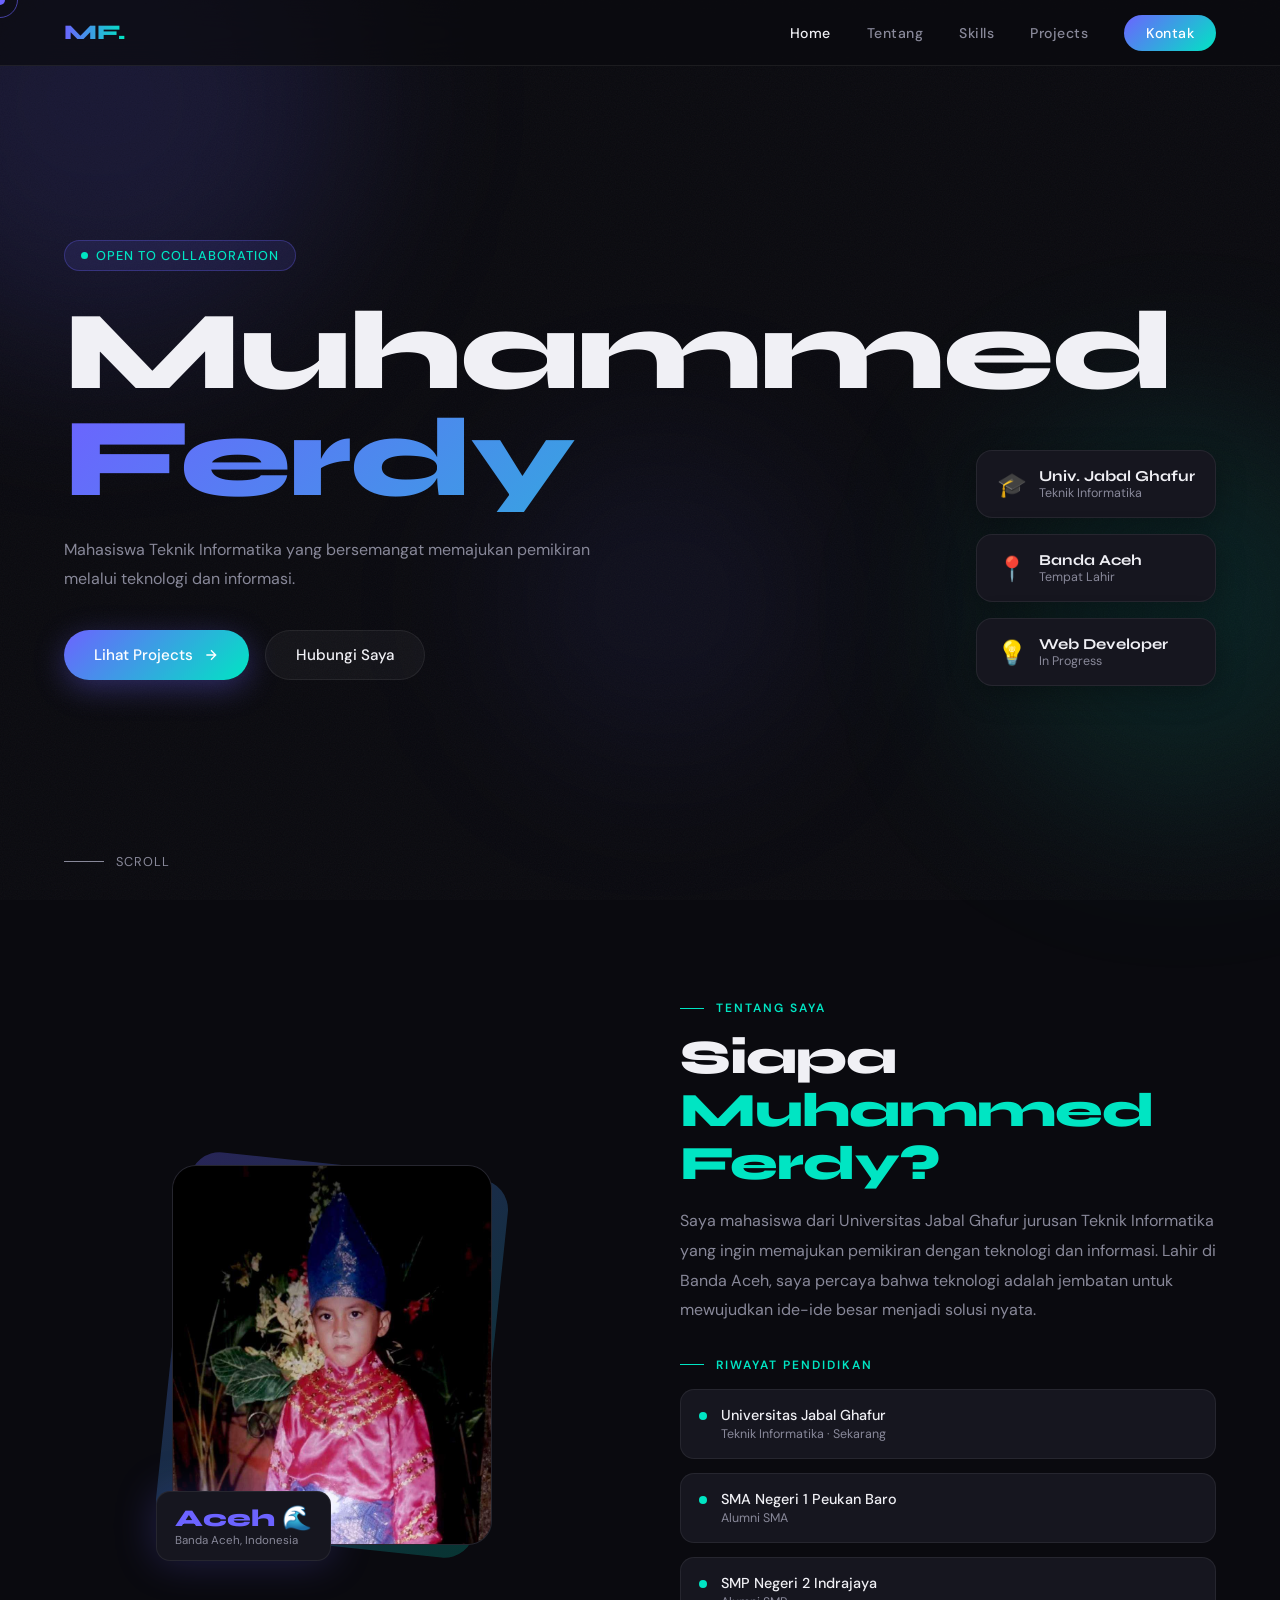
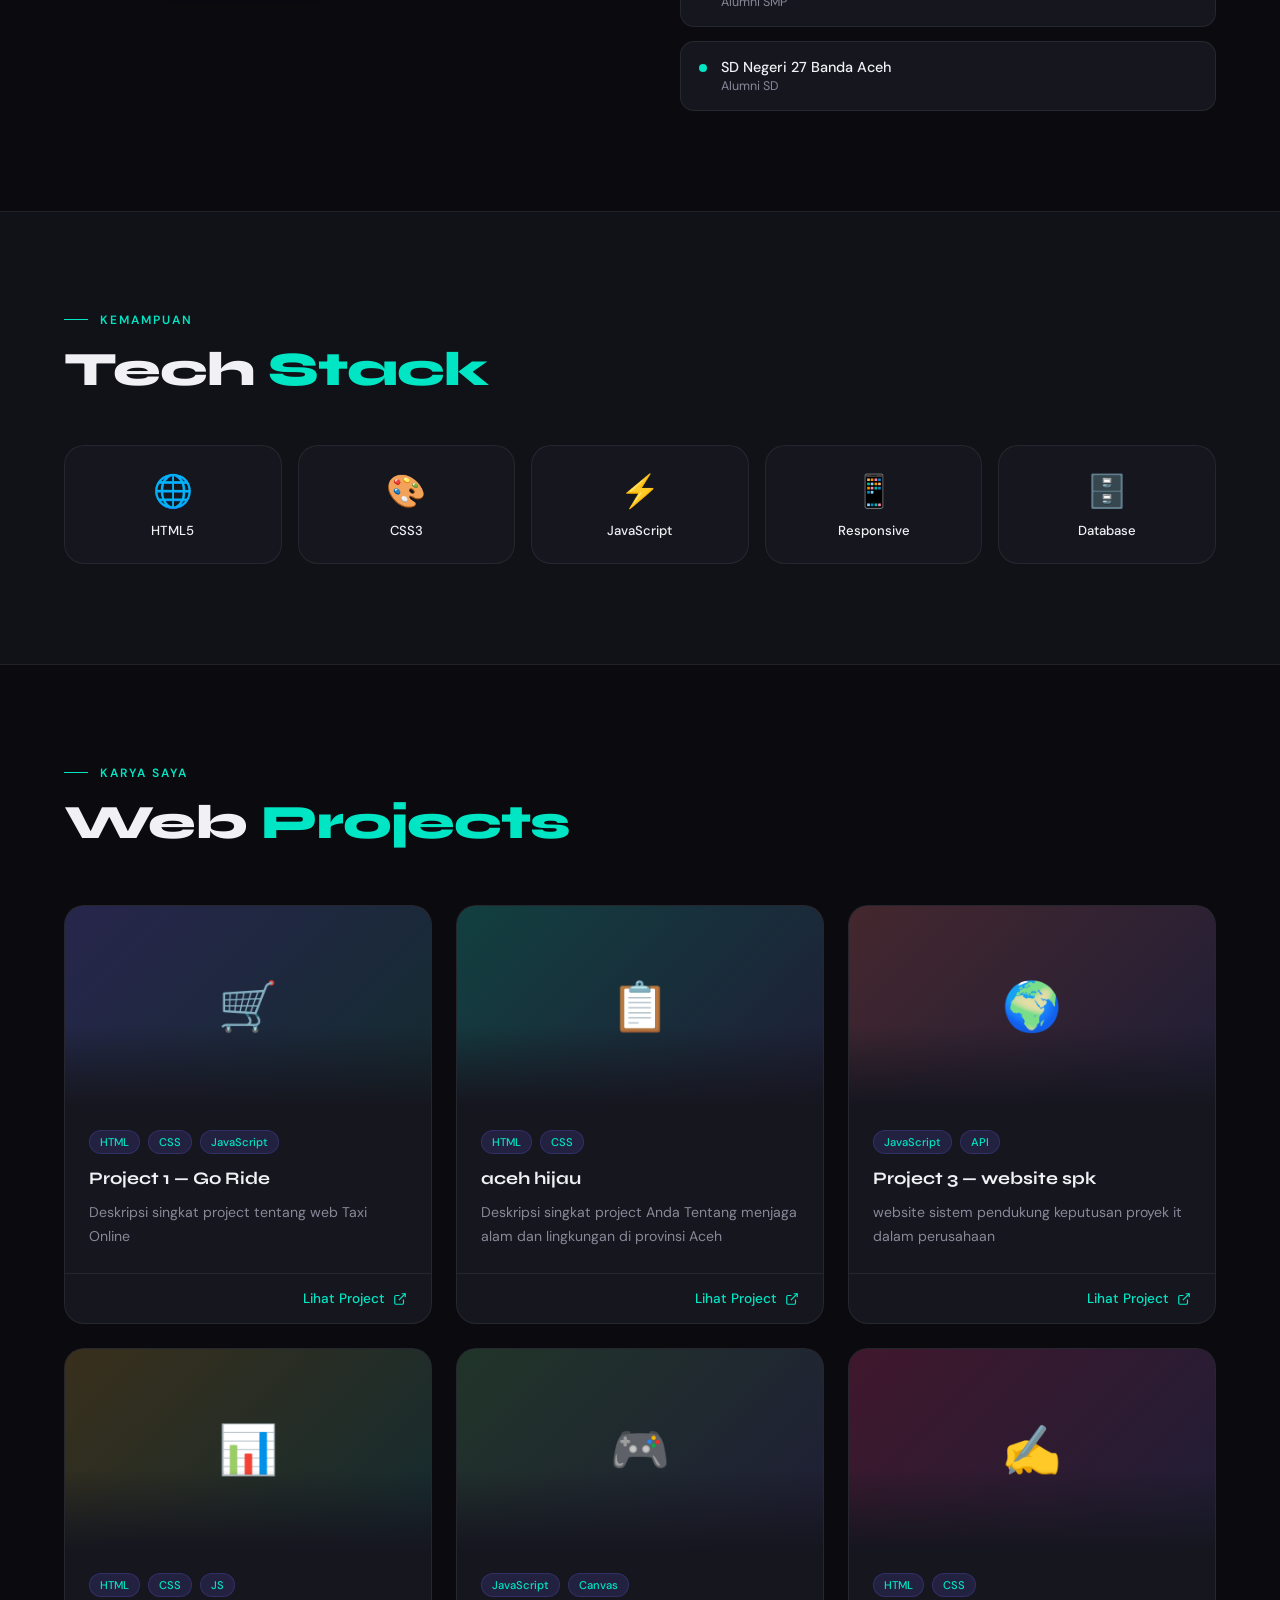
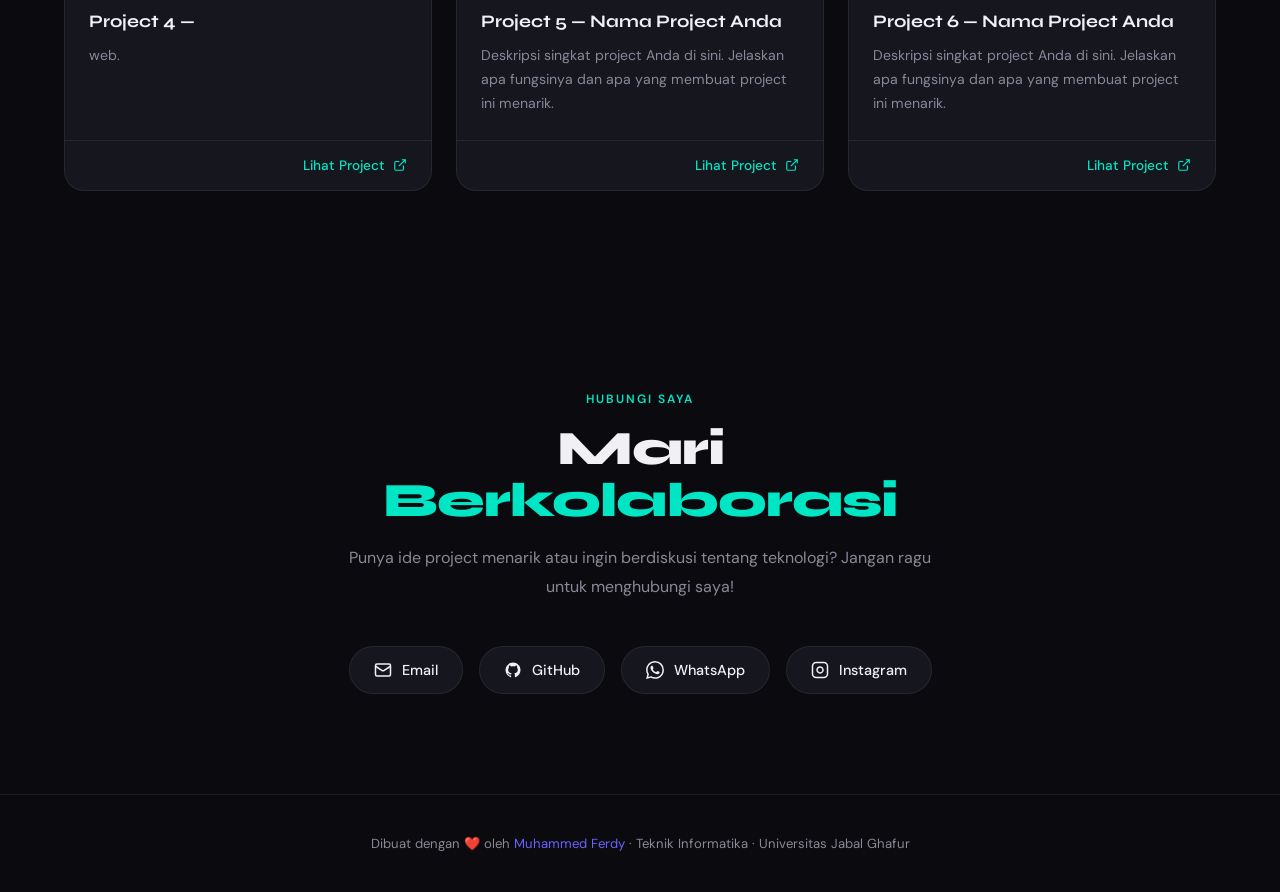
<file: index.html>
<!doctype html>
<html lang="id">
  <head>
    <meta charset="UTF-8" />
    <meta
      name="viewport"
      content="width=device-width, initial-scale=1.0, maximum-scale=1.0"
    />
    <title>Muhammed Ferdy — Portfolio</title>
    <link
      href="https://fonts.googleapis.com/css2?family=Syne:wght@400;600;700;800&family=DM+Sans:ital,wght@0,300;0,400;0,500;1,300&display=swap"
      rel="stylesheet"
    />
    <style>
      :root {
        --bg: #0a0a0f;
        --surface: #111118;
        --card: #16161f;
        --border: rgba(255, 255, 255, 0.07);
        --accent: #6c63ff;
        --accent2: #00e5c3;
        --text: #f0f0f5;
        --muted: #888899;
        --radius: 20px;
        --glow: 0 0 40px rgba(108, 99, 255, 0.25);
      }

      *,
      *::before,
      *::after {
        box-sizing: border-box;
        margin: 0;
        padding: 0;
      }
      html {
        scroll-behavior: smooth;
      }

      body {
        font-family: "DM Sans", sans-serif;
        background: var(--bg);
        color: var(--text);
        overflow-x: hidden;
        cursor: none;
      }

      /* ── Custom Cursor (Desktop only) ── */
      #cursor {
        position: fixed;
        top: 0;
        left: 0;
        z-index: 9999;
        pointer-events: none;
      }
      #cursor .dot {
        width: 10px;
        height: 10px;
        background: var(--accent);
        border-radius: 50%;
        transform: translate(-50%, -50%);
        transition: transform 0.1s;
      }
      #cursor .ring {
        position: absolute;
        top: 0;
        left: 0;
        width: 36px;
        height: 36px;
        border: 1.5px solid var(--accent);
        border-radius: 50%;
        transform: translate(-50%, -50%);
        transition:
          transform 0.35s cubic-bezier(0.25, 0.46, 0.45, 0.94),
          width 0.3s,
          height 0.3s,
          opacity 0.3s;
        opacity: 0.6;
      }
      body.hovering #cursor .ring {
        width: 56px;
        height: 56px;
        opacity: 1;
      }

      @media (hover: none) {
        body {
          cursor: auto;
        }
        #cursor {
          display: none;
        }
      }

      /* ── Noise Overlay ── */
      body::before {
        content: "";
        position: fixed;
        inset: 0;
        z-index: 0;
        background-image: url("data:image/svg+xml,%3Csvg viewBox='0 0 200 200' xmlns='http://www.w3.org/2000/svg'%3E%3Cfilter id='n'%3E%3CfeTurbulence type='fractalNoise' baseFrequency='0.85' numOctaves='4' stitchTiles='stitch'/%3E%3C/filter%3E%3Crect width='100%25' height='100%25' filter='url(%23n)' opacity='0.04'/%3E%3C/svg%3E");
        background-size: 200px;
        pointer-events: none;
      }

      /* ── Gradient Orbs ── */
      .orb {
        position: fixed;
        border-radius: 50%;
        filter: blur(90px);
        pointer-events: none;
        z-index: 0;
      }
      .orb-1 {
        width: 500px;
        height: 500px;
        background: rgba(108, 99, 255, 0.15);
        top: -150px;
        left: -150px;
      }
      .orb-2 {
        width: 400px;
        height: 400px;
        background: rgba(0, 229, 195, 0.1);
        bottom: 10%;
        right: -100px;
      }
      .orb-3 {
        width: 300px;
        height: 300px;
        background: rgba(108, 99, 255, 0.08);
        top: 50%;
        left: 40%;
      }

      /* ── Nav ── */
      nav {
        position: fixed;
        top: 0;
        left: 0;
        right: 0;
        z-index: 100;
        display: flex;
        align-items: center;
        justify-content: space-between;
        padding: 20px 5%;
        backdrop-filter: blur(20px);
        background: rgba(10, 10, 15, 0.7);
        border-bottom: 1px solid var(--border);
        transition: padding 0.3s;
      }
      nav.scrolled {
        padding: 14px 5%;
      }

      .nav-logo {
        font-family: "Syne", sans-serif;
        font-weight: 800;
        font-size: 1.3rem;
        background: linear-gradient(90deg, var(--accent), var(--accent2));
        -webkit-background-clip: text;
        -webkit-text-fill-color: transparent;
        letter-spacing: -0.5px;
      }

      .nav-links {
        display: flex;
        gap: 36px;
        list-style: none;
      }
      .nav-links a {
        color: var(--muted);
        text-decoration: none;
        font-size: 0.88rem;
        font-weight: 500;
        letter-spacing: 0.5px;
        transition: color 0.2s;
        position: relative;
      }
      .nav-links a::after {
        content: "";
        position: absolute;
        bottom: -4px;
        left: 0;
        width: 0;
        height: 1.5px;
        background: var(--accent2);
        transition: width 0.3s;
      }
      .nav-links a:hover {
        color: var(--text);
      }
      .nav-links a:hover::after {
        width: 100%;
      }

      .nav-cta {
        background: linear-gradient(135deg, var(--accent), var(--accent2));
        color: #fff !important;
        padding: 9px 22px;
        border-radius: 50px;
        font-weight: 500 !important;
        transition:
          opacity 0.2s,
          transform 0.2s !important;
      }
      .nav-cta:hover {
        opacity: 0.85;
        transform: translateY(-1px);
      }
      .nav-cta::after {
        display: none !important;
      }

      .hamburger {
        display: none;
        flex-direction: column;
        gap: 5px;
        background: none;
        border: none;
        cursor: pointer;
        padding: 4px;
      }
      .hamburger span {
        display: block;
        width: 26px;
        height: 2px;
        background: var(--text);
        border-radius: 2px;
        transition:
          transform 0.3s,
          opacity 0.3s;
      }

      /* ── Mobile Nav ── */
      .mobile-nav {
        display: none;
        position: fixed;
        inset: 0;
        z-index: 99;
        background: rgba(10, 10, 15, 0.97);
        backdrop-filter: blur(30px);
        flex-direction: column;
        align-items: center;
        justify-content: center;
        gap: 32px;
      }
      .mobile-nav.open {
        display: flex;
      }
      .mobile-nav a {
        font-family: "Syne", sans-serif;
        font-size: 2rem;
        font-weight: 700;
        color: var(--text);
        text-decoration: none;
        opacity: 0;
        transform: translateY(20px);
        animation: fadeUp 0.4s forwards;
      }
      .mobile-nav a:nth-child(2) {
        animation-delay: 0.05s;
      }
      .mobile-nav a:nth-child(3) {
        animation-delay: 0.1s;
      }
      .mobile-nav a:nth-child(4) {
        animation-delay: 0.15s;
      }
      .mobile-nav a:nth-child(5) {
        animation-delay: 0.2s;
      }

      /* ── Hero ── */
      #hero {
        position: relative;
        z-index: 1;
        min-height: 100vh;
        min-height: 100dvh;
        display: flex;
        flex-direction: column;
        justify-content: center;
        padding: 100px 5% 80px;
        overflow: hidden;
      }

      .hero-tag {
        display: inline-flex;
        align-items: center;
        gap: 8px;
        background: rgba(108, 99, 255, 0.12);
        border: 1px solid rgba(108, 99, 255, 0.3);
        color: var(--accent2);
        padding: 6px 16px;
        border-radius: 50px;
        font-size: 0.8rem;
        font-weight: 500;
        letter-spacing: 1px;
        text-transform: uppercase;
        margin-bottom: 28px;
        width: fit-content;
        animation: fadeUp 0.6s forwards;
      }
      .hero-tag .dot-live {
        width: 7px;
        height: 7px;
        border-radius: 50%;
        background: var(--accent2);
        animation: pulse 2s infinite;
        flex-shrink: 0;
      }

      /* ─── KEY FIX: Hero name ─── */
      .hero-name {
        font-family: "Syne", sans-serif;
        font-weight: 800;
        line-height: 0.95;
        letter-spacing: -2px;
        opacity: 0;
        animation: fadeUp 0.6s 0.1s forwards;
        /* Fluid font: scales from 2.6rem (mobile) to 7rem (desktop) */
        font-size: clamp(2.6rem, 9vw, 7rem);
        /* Never overflow the container */
        max-width: 100%;
        word-break: keep-all; /* don't break mid-word */
        overflow-wrap: normal; /* rely on container width, not forced wrap */
      }
      .hero-name .line {
        display: block;
        white-space: nowrap; /* ← keeps each line on ONE row */
      }
      .hero-name .accent-text {
        background: linear-gradient(
          135deg,
          var(--accent) 0%,
          var(--accent2) 100%
        );
        -webkit-background-clip: text;
        -webkit-text-fill-color: transparent;
        background-clip: text;
      }

      .hero-sub {
        margin-top: 24px;
        max-width: 540px;
        font-size: 1rem;
        color: var(--muted);
        line-height: 1.8;
        opacity: 0;
        animation: fadeUp 0.6s 0.2s forwards;
      }

      .hero-ctas {
        display: flex;
        gap: 16px;
        margin-top: 36px;
        flex-wrap: wrap;
        opacity: 0;
        animation: fadeUp 0.6s 0.3s forwards;
      }

      .btn-primary {
        display: inline-flex;
        align-items: center;
        gap: 10px;
        background: linear-gradient(135deg, var(--accent), var(--accent2));
        color: #fff;
        text-decoration: none;
        padding: 14px 30px;
        border-radius: 50px;
        font-weight: 500;
        font-size: 0.95rem;
        transition:
          transform 0.2s,
          box-shadow 0.2s;
        box-shadow: 0 8px 30px rgba(108, 99, 255, 0.35);
      }
      .btn-primary:hover {
        transform: translateY(-3px);
        box-shadow: 0 14px 40px rgba(108, 99, 255, 0.45);
      }

      .btn-ghost {
        display: inline-flex;
        align-items: center;
        gap: 10px;
        color: var(--text);
        text-decoration: none;
        padding: 14px 30px;
        border-radius: 50px;
        border: 1px solid var(--border);
        font-weight: 500;
        font-size: 0.95rem;
        background: rgba(255, 255, 255, 0.04);
        transition:
          border-color 0.2s,
          background 0.2s,
          transform 0.2s;
      }
      .btn-ghost:hover {
        border-color: var(--accent);
        background: rgba(108, 99, 255, 0.08);
        transform: translateY(-3px);
      }

      .hero-scroll {
        position: absolute;
        bottom: 30px;
        left: 5%;
        display: flex;
        align-items: center;
        gap: 12px;
        color: var(--muted);
        font-size: 0.8rem;
        letter-spacing: 1px;
        text-transform: uppercase;
        opacity: 0;
        animation: fadeUp 0.6s 0.5s forwards;
      }
      .scroll-line {
        width: 40px;
        height: 1px;
        background: var(--muted);
        position: relative;
        overflow: hidden;
      }
      .scroll-line::after {
        content: "";
        position: absolute;
        top: 0;
        left: -100%;
        width: 100%;
        height: 100%;
        background: var(--accent2);
        animation: scrollAnim 2s infinite;
      }

      /* ── Floating Badges ── */
      .hero-badge {
        position: absolute;
        right: 5%;
        display: flex;
        flex-direction: column;
        gap: 16px;
        top: 50%;
        transform: translateY(-50%);
        opacity: 0;
        animation: fadeLeft 0.6s 0.4s forwards;
      }
      .badge-item {
        background: var(--card);
        border: 1px solid var(--border);
        border-radius: 16px;
        padding: 16px 20px;
        display: flex;
        align-items: center;
        gap: 12px;
        min-width: 200px;
        box-shadow: 0 8px 30px rgba(0, 0, 0, 0.3);
        transition:
          transform 0.3s,
          box-shadow 0.3s;
      }
      .badge-item:hover {
        transform: translateX(-6px);
        box-shadow: var(--glow);
      }
      .badge-icon {
        font-size: 1.5rem;
      }
      .badge-label {
        font-size: 0.78rem;
        color: var(--muted);
      }
      .badge-val {
        font-family: "Syne", sans-serif;
        font-weight: 700;
        font-size: 0.95rem;
      }

      /* ── Section Base ── */
      section {
        position: relative;
        z-index: 1;
        padding: 100px 5%;
      }
      .section-label {
        display: flex;
        align-items: center;
        gap: 12px;
        color: var(--accent2);
        font-size: 0.75rem;
        text-transform: uppercase;
        letter-spacing: 2px;
        font-weight: 600;
        margin-bottom: 16px;
      }
      .section-label::before {
        content: "";
        width: 24px;
        height: 1px;
        background: var(--accent2);
      }
      .section-title {
        font-family: "Syne", sans-serif;
        font-size: clamp(1.8rem, 4vw, 3rem);
        font-weight: 800;
        line-height: 1.1;
        letter-spacing: -1px;
        margin-bottom: 16px;
      }

      /* ── About ── */
      #about {
        display: grid;
        grid-template-columns: 1fr 1fr;
        gap: 80px;
        align-items: center;
      }

      .profile-wrapper {
        position: relative;
        display: flex;
        justify-content: center;
      }
      .profile-frame {
        position: relative;
        width: 320px;
        height: 380px;
      }
      .profile-bg {
        position: absolute;
        inset: 0;
        border-radius: 30px;
        background: linear-gradient(
          135deg,
          rgba(108, 99, 255, 0.3),
          rgba(0, 229, 195, 0.2)
        );
        transform: rotate(6deg);
      }
      .profile-img {
        position: absolute;
        inset: 0;
        border-radius: 24px;
        overflow: hidden;
        background: var(--card);
        border: 1px solid var(--border);
        display: flex;
        align-items: center;
        justify-content: center;
      }
      .profile-img img {
        width: 100%;
        height: 100%;
        object-fit: cover;
        object-position: center top;
        display: block;
      }
      .profile-placeholder {
        display: flex;
        flex-direction: column;
        align-items: center;
        gap: 12px;
        color: var(--muted);
        font-size: 0.85rem;
        text-align: center;
        padding: 20px;
      }
      .profile-placeholder svg {
        opacity: 0.4;
      }

      .profile-chip {
        position: absolute;
        bottom: -16px;
        left: -16px;
        background: var(--card);
        border: 1px solid var(--border);
        border-radius: 14px;
        padding: 12px 18px;
        box-shadow: var(--glow);
      }
      .chip-val {
        font-family: "Syne", sans-serif;
        font-weight: 800;
        font-size: 1.5rem;
        color: var(--accent);
      }
      .chip-label {
        font-size: 0.72rem;
        color: var(--muted);
      }

      .about-text .desc {
        font-size: 1rem;
        color: var(--muted);
        line-height: 1.85;
        margin-bottom: 32px;
      }

      .edu-list {
        display: flex;
        flex-direction: column;
        gap: 14px;
      }
      .edu-item {
        display: flex;
        align-items: flex-start;
        gap: 14px;
        padding: 16px 18px;
        background: var(--card);
        border: 1px solid var(--border);
        border-radius: 14px;
        transition:
          border-color 0.25s,
          transform 0.25s;
      }
      .edu-item:hover {
        border-color: var(--accent);
        transform: translateX(4px);
      }
      .edu-dot {
        width: 8px;
        height: 8px;
        border-radius: 50%;
        background: var(--accent2);
        margin-top: 6px;
        flex-shrink: 0;
      }
      .edu-name {
        font-weight: 500;
        font-size: 0.9rem;
      }
      .edu-year {
        font-size: 0.78rem;
        color: var(--muted);
        margin-top: 2px;
      }

      /* ── Skills ── */
      #skills {
        background: var(--surface);
        border-top: 1px solid var(--border);
        border-bottom: 1px solid var(--border);
      }
      .skills-grid {
        display: grid;
        grid-template-columns: repeat(auto-fit, minmax(130px, 1fr));
        gap: 16px;
        margin-top: 48px;
      }
      .skill-card {
        background: var(--card);
        border: 1px solid var(--border);
        border-radius: var(--radius);
        padding: 24px 20px;
        text-align: center;
        transition:
          border-color 0.25s,
          transform 0.25s,
          box-shadow 0.25s;
      }
      .skill-card:hover {
        border-color: var(--accent);
        transform: translateY(-4px);
        box-shadow: var(--glow);
      }
      .skill-icon {
        font-size: 2rem;
        margin-bottom: 10px;
      }
      .skill-name {
        font-size: 0.82rem;
        font-weight: 500;
      }

      /* ── Projects ── */
      #projects .projects-grid {
        display: grid;
        grid-template-columns: repeat(auto-fill, minmax(300px, 1fr));
        gap: 24px;
        margin-top: 56px;
      }

      .project-card {
        background: var(--card);
        border: 1px solid var(--border);
        border-radius: var(--radius);
        overflow: hidden;
        transition:
          border-color 0.3s,
          transform 0.3s,
          box-shadow 0.3s;
        display: flex;
        flex-direction: column;
      }
      .project-card:hover {
        border-color: var(--accent);
        transform: translateY(-6px);
        box-shadow: var(--glow);
      }

      .project-thumb {
        height: 200px;
        background: linear-gradient(
          135deg,
          rgba(108, 99, 255, 0.2),
          rgba(0, 229, 195, 0.1)
        );
        display: flex;
        align-items: center;
        justify-content: center;
        font-size: 3rem;
        position: relative;
        overflow: hidden;
      }
      .project-thumb::after {
        content: "";
        position: absolute;
        inset: 0;
        background: linear-gradient(to bottom, transparent 60%, var(--card));
      }
      .project-card:nth-child(2) .project-thumb {
        background: linear-gradient(
          135deg,
          rgba(0, 229, 195, 0.2),
          rgba(108, 99, 255, 0.1)
        );
      }
      .project-card:nth-child(3) .project-thumb {
        background: linear-gradient(
          135deg,
          rgba(255, 107, 107, 0.2),
          rgba(108, 99, 255, 0.1)
        );
      }
      .project-card:nth-child(4) .project-thumb {
        background: linear-gradient(
          135deg,
          rgba(255, 193, 7, 0.15),
          rgba(0, 229, 195, 0.1)
        );
      }
      .project-card:nth-child(5) .project-thumb {
        background: linear-gradient(
          135deg,
          rgba(76, 175, 80, 0.2),
          rgba(108, 99, 255, 0.1)
        );
      }
      .project-card:nth-child(6) .project-thumb {
        background: linear-gradient(
          135deg,
          rgba(233, 30, 99, 0.2),
          rgba(108, 99, 255, 0.1)
        );
      }

      .project-body {
        padding: 24px;
        flex: 1;
        display: flex;
        flex-direction: column;
      }
      .project-tags {
        display: flex;
        gap: 8px;
        flex-wrap: wrap;
        margin-bottom: 14px;
      }
      .tag {
        font-size: 0.7rem;
        padding: 4px 10px;
        border-radius: 50px;
        background: rgba(108, 99, 255, 0.15);
        color: var(--accent2);
        border: 1px solid rgba(108, 99, 255, 0.2);
        font-weight: 500;
      }
      .project-title {
        font-family: "Syne", sans-serif;
        font-weight: 700;
        font-size: 1.1rem;
        margin-bottom: 10px;
        line-height: 1.3;
      }
      .project-desc {
        font-size: 0.88rem;
        color: var(--muted);
        line-height: 1.7;
        flex: 1;
      }

      .project-footer {
        padding: 16px 24px;
        border-top: 1px solid var(--border);
        display: flex;
        justify-content: flex-end;
      }
      .project-link {
        display: inline-flex;
        align-items: center;
        gap: 8px;
        color: var(--accent2);
        font-size: 0.85rem;
        font-weight: 500;
        text-decoration: none;
        transition:
          gap 0.2s,
          opacity 0.2s;
      }
      .project-link:hover {
        gap: 12px;
        opacity: 0.8;
      }
      .project-link svg {
        transition: transform 0.2s;
      }
      .project-link:hover svg {
        transform: translate(2px, -2px);
      }

      /* ── Contact ── */
      #contact {
        text-align: center;
      }
      #contact .contact-inner {
        max-width: 620px;
        margin: 0 auto;
      }
      #contact .section-label {
        justify-content: center;
      }
      #contact .section-label::before {
        display: none;
      }
      .contact-desc {
        color: var(--muted);
        font-size: 1rem;
        line-height: 1.8;
        margin-bottom: 44px;
      }
      .contact-links {
        display: flex;
        gap: 16px;
        justify-content: center;
        flex-wrap: wrap;
      }
      .contact-chip {
        display: inline-flex;
        align-items: center;
        gap: 10px;
        background: var(--card);
        border: 1px solid var(--border);
        color: var(--text);
        text-decoration: none;
        padding: 14px 24px;
        border-radius: 50px;
        font-size: 0.9rem;
        font-weight: 500;
        transition:
          border-color 0.2s,
          transform 0.2s,
          box-shadow 0.2s;
      }
      .contact-chip:hover {
        border-color: var(--accent);
        transform: translateY(-3px);
        box-shadow: var(--glow);
      }

      /* ── Footer ── */
      footer {
        position: relative;
        z-index: 1;
        text-align: center;
        padding: 40px 5%;
        border-top: 1px solid var(--border);
        color: var(--muted);
        font-size: 0.82rem;
      }
      footer span {
        color: var(--accent);
      }

      /* ── Animations ── */
      @keyframes fadeUp {
        from {
          opacity: 0;
          transform: translateY(30px);
        }
        to {
          opacity: 1;
          transform: translateY(0);
        }
      }
      @keyframes fadeLeft {
        from {
          opacity: 0;
          transform: translateX(40px);
        }
        to {
          opacity: 1;
          transform: translateX(0);
        }
      }
      @keyframes pulse {
        0%,
        100% {
          opacity: 1;
          transform: scale(1);
        }
        50% {
          opacity: 0.5;
          transform: scale(1.4);
        }
      }
      @keyframes scrollAnim {
        0% {
          left: -100%;
        }
        100% {
          left: 100%;
        }
      }

      .reveal {
        opacity: 0;
        transform: translateY(40px);
        transition:
          opacity 0.7s cubic-bezier(0.25, 0.46, 0.45, 0.94),
          transform 0.7s cubic-bezier(0.25, 0.46, 0.45, 0.94);
      }
      .reveal.visible {
        opacity: 1;
        transform: none;
      }

      /* ════════════════════════════
         TABLET ≤1024px
      ════════════════════════════ */
      @media (max-width: 1024px) {
        .hero-badge {
          display: none;
        }
        #about {
          grid-template-columns: 1fr 1fr;
          gap: 48px;
        }
      }

      /* ════════════════════════════
         TABLET ≤900px
      ════════════════════════════ */
      @media (max-width: 900px) {
        #about {
          grid-template-columns: 1fr;
          gap: 60px;
          text-align: center;
        }
        .profile-wrapper {
          order: -1;
        }
        .edu-item:hover {
          transform: none;
        }
        .about-text .section-label,
        .about-text .section-title,
        .about-text .desc {
          text-align: left;
        }
        .profile-frame {
          width: 280px;
          height: 340px;
        }
        .profile-chip {
          left: 50%;
          transform: translateX(-50%);
          bottom: -20px;
          white-space: nowrap;
        }
        .section-title {
          font-size: clamp(1.8rem, 5vw, 2.5rem);
        }
      }

      /* ════════════════════════════
         MOBILE ≤768px — MAIN FIXES
      ════════════════════════════ */
      @media (max-width: 768px) {
        .nav-links {
          display: none;
        }
        .hamburger {
          display: flex;
        }

        #hero {
          padding: 88px 5% 70px;
          min-height: 100svh;
          justify-content: center;
          /* Extra horizontal padding so text never clips viewport edge */
          padding-left: 6%;
          padding-right: 6%;
        }

        /* ─── THE KEY HERO NAME FIX ───
           Use viewport-relative size so "Muhammed" always fits
           on one line regardless of zoom level.
           min() picks the smallest of two values:
             • 10.5vw  → scales with the actual viewport width
             • 2.55rem → caps at a comfortable max on tiny screens
        ─────────────────────────────── */
        .hero-name {
          font-size: min(10.5vw, 2.55rem);
          letter-spacing: -0.5px;
          line-height: 1.05;
        }

        .hero-sub {
          font-size: 0.9rem;
          max-width: 100%;
          margin-top: 18px;
        }

        .hero-tag {
          font-size: 0.72rem;
          padding: 5px 12px;
          margin-bottom: 20px;
        }

        .hero-ctas {
          flex-direction: column;
          align-items: stretch;
          gap: 12px;
          margin-top: 28px;
        }

        .btn-primary,
        .btn-ghost {
          width: 100%;
          max-width: 320px;
          justify-content: center;
          padding: 13px 24px;
        }

        .hero-scroll {
          bottom: 20px;
        }

        section {
          padding: 70px 5%;
        }

        .skills-grid {
          grid-template-columns: repeat(3, 1fr);
          gap: 12px;
        }

        #projects .projects-grid {
          grid-template-columns: 1fr;
          gap: 20px;
        }

        .contact-links {
          flex-direction: column;
          align-items: center;
        }
        .contact-chip {
          width: 100%;
          max-width: 300px;
          justify-content: center;
        }
      }

      /* ════════════════════════════
         SMALL MOBILE ≤480px
      ════════════════════════════ */
      @media (max-width: 480px) {
        section {
          padding: 60px 4%;
        }
        nav {
          padding: 16px 4%;
        }
        nav.scrolled {
          padding: 12px 4%;
        }

        /* Still use min() but bump up the vw value a touch */
        .hero-name {
          font-size: min(11vw, 2.4rem);
          letter-spacing: -0.3px;
        }

        .profile-frame {
          width: 240px;
          height: 290px;
        }
        .profile-chip {
          left: 50%;
          transform: translateX(-50%);
          bottom: -18px;
        }

        .skills-grid {
          grid-template-columns: repeat(2, 1fr);
          gap: 10px;
        }
        .skill-card {
          padding: 20px 12px;
        }
        .skill-icon {
          font-size: 1.6rem;
        }
        .section-title {
          letter-spacing: -0.5px;
        }
        .contact-chip {
          padding: 12px 20px;
          font-size: 0.85rem;
        }
        .mobile-nav a {
          font-size: 1.6rem;
        }
        footer {
          padding: 30px 4%;
          font-size: 0.78rem;
        }
      }

      /* ════════════════════════════
         VERY SMALL ≤380px
      ════════════════════════════ */
      @media (max-width: 380px) {
        #hero {
          padding-left: 5%;
          padding-right: 5%;
        }

        .hero-name {
          font-size: min(11.5vw, 2.2rem);
          letter-spacing: -0.2px;
        }

        .btn-primary,
        .btn-ghost {
          padding: 12px 20px;
          font-size: 0.88rem;
          max-width: 100%;
        }
        .hero-ctas {
          width: 100%;
        }
      }

      /* ════════════════════════════
         TABLET LANDSCAPE 769–1024px
      ════════════════════════════ */
      @media (min-width: 769px) and (max-width: 1024px) {
        .nav-links {
          gap: 24px;
        }
        .nav-links a {
          font-size: 0.82rem;
        }
        #hero {
          padding: 110px 5% 80px;
        }
        .hero-name {
          font-size: clamp(3rem, 7vw, 5rem);
        }
        #about {
          grid-template-columns: 1fr 1fr;
          gap: 48px;
        }
        #projects .projects-grid {
          grid-template-columns: repeat(2, 1fr);
        }
        .skills-grid {
          grid-template-columns: repeat(4, 1fr);
        }
        .contact-links {
          flex-wrap: wrap;
          justify-content: center;
          gap: 12px;
        }
      }
    </style>
  </head>
  <body>
    <!-- Custom Cursor -->
    <div id="cursor">
      <div class="dot"></div>
      <div class="ring"></div>
    </div>

    <!-- Background Orbs -->
    <div class="orb orb-1"></div>
    <div class="orb orb-2"></div>
    <div class="orb orb-3"></div>

    <!-- Navigation -->
    <nav id="navbar">
      <div class="nav-logo">MF.</div>
      <ul class="nav-links">
        <li><a href="#hero">Home</a></li>
        <li><a href="#about">Tentang</a></li>
        <li><a href="#skills">Skills</a></li>
        <li><a href="#projects">Projects</a></li>
        <li><a href="#contact" class="nav-cta">Kontak</a></li>
      </ul>
      <button class="hamburger" id="hamburger" aria-label="Menu">
        <span></span><span></span><span></span>
      </button>
    </nav>

    <!-- Mobile Nav -->
    <div class="mobile-nav" id="mobileNav">
      <a href="#hero" onclick="closeMobile()">Home</a>
      <a href="#about" onclick="closeMobile()">Tentang</a>
      <a href="#skills" onclick="closeMobile()">Skills</a>
      <a href="#projects" onclick="closeMobile()">Projects</a>
      <a href="#contact" onclick="closeMobile()">Kontak</a>
    </div>

    <!-- ══ HERO ══ -->
    <section id="hero">
      <div class="hero-tag">
        <span class="dot-live"></span> Open to Collaboration
      </div>
      <h1 class="hero-name">
        <span class="line">Muhammed</span>
        <span class="line accent-text">Ferdy</span>
      </h1>
      <p class="hero-sub">
        Mahasiswa Teknik Informatika yang bersemangat memajukan pemikiran
        melalui teknologi dan informasi.
      </p>
      <div class="hero-ctas">
        <a href="#projects" class="btn-primary">
          Lihat Projects
          <svg
            width="16"
            height="16"
            viewBox="0 0 24 24"
            fill="none"
            stroke="currentColor"
            stroke-width="2"
          >
            <path d="M5 12h14M12 5l7 7-7 7" />
          </svg>
        </a>
        <a href="#contact" class="btn-ghost">Hubungi Saya</a>
      </div>
      <div class="hero-scroll">
        <div class="scroll-line"></div>
        Scroll
      </div>

      <!-- Floating Info Badges (desktop only) -->
      <div class="hero-badge">
        <div class="badge-item">
          <div class="badge-icon">🎓</div>
          <div>
            <div class="badge-val">Univ. Jabal Ghafur</div>
            <div class="badge-label">Teknik Informatika</div>
          </div>
        </div>
        <div class="badge-item">
          <div class="badge-icon">📍</div>
          <div>
            <div class="badge-val">Banda Aceh</div>
            <div class="badge-label">Tempat Lahir</div>
          </div>
        </div>
        <div class="badge-item">
          <div class="badge-icon">💡</div>
          <div>
            <div class="badge-val">Web Developer</div>
            <div class="badge-label">In Progress</div>
          </div>
        </div>
      </div>
    </section>

    <!-- ══ ABOUT ══ -->
    <section id="about">
      <div class="profile-wrapper reveal">
        <div class="profile-frame">
          <div class="profile-bg"></div>
          <div class="profile-img">
            <img
              src="ferdy1.jpeg"
              alt="Muhammed Ferdy"
              onerror="
                this.style.display = 'none';
                this.nextElementSibling.style.display = 'flex';
              "
            />
            <div class="profile-placeholder" style="display: none">
              <svg
                width="60"
                height="60"
                viewBox="0 0 24 24"
                fill="none"
                stroke="currentColor"
                stroke-width="1"
              >
                <circle cx="12" cy="8" r="4" />
                <path d="M4 20c0-4 3.6-7 8-7s8 3 8 7" />
              </svg>
              <span>Ganti <code>ferdy1.jpeg</code><br />dengan foto Anda</span>
            </div>
          </div>
          <div class="profile-chip">
            <div class="chip-val">Aceh 🌊</div>
            <div class="chip-label">Banda Aceh, Indonesia</div>
          </div>
        </div>
      </div>

      <div class="about-text reveal">
        <div class="section-label">Tentang Saya</div>
        <h2 class="section-title">
          Siapa<br /><span style="color: var(--accent2)">Muhammed Ferdy?</span>
        </h2>
        <p class="desc">
          Saya mahasiswa dari Universitas Jabal Ghafur jurusan Teknik
          Informatika yang ingin memajukan pemikiran dengan teknologi dan
          informasi. Lahir di Banda Aceh, saya percaya bahwa teknologi adalah
          jembatan untuk mewujudkan ide-ide besar menjadi solusi nyata.
        </p>

        <div class="section-label" style="margin-top: 32px">
          Riwayat Pendidikan
        </div>
        <div class="edu-list">
          <div class="edu-item">
            <div class="edu-dot"></div>
            <div>
              <div class="edu-name">Universitas Jabal Ghafur</div>
              <div class="edu-year">Teknik Informatika · Sekarang</div>
            </div>
          </div>
          <div class="edu-item">
            <div class="edu-dot"></div>
            <div>
              <div class="edu-name">SMA Negeri 1 Peukan Baro</div>
              <div class="edu-year">Alumni SMA</div>
            </div>
          </div>
          <div class="edu-item">
            <div class="edu-dot"></div>
            <div>
              <div class="edu-name">SMP Negeri 2 Indrajaya</div>
              <div class="edu-year">Alumni SMP</div>
            </div>
          </div>
          <div class="edu-item">
            <div class="edu-dot"></div>
            <div>
              <div class="edu-name">SD Negeri 27 Banda Aceh</div>
              <div class="edu-year">Alumni SD</div>
            </div>
          </div>
        </div>
      </div>
    </section>

    <!-- ══ SKILLS ══ -->
    <section id="skills">
      <div class="reveal">
        <div class="section-label">Kemampuan</div>
        <h2 class="section-title">
          Tech <span style="color: var(--accent2)">Stack</span>
        </h2>
      </div>
      <div class="skills-grid reveal">
        <div class="skill-card">
          <div class="skill-icon">🌐</div>
          <div class="skill-name">HTML5</div>
        </div>
        <div class="skill-card">
          <div class="skill-icon">🎨</div>
          <div class="skill-name">CSS3</div>
        </div>
        <div class="skill-card">
          <div class="skill-icon">⚡</div>
          <div class="skill-name">JavaScript</div>
        </div>
        <div class="skill-card">
          <div class="skill-icon">📱</div>
          <div class="skill-name">Responsive</div>
        </div>
        <div class="skill-card">
          <div class="skill-icon">🗄️</div>
          <div class="skill-name">Database</div>
        </div>
      </div>
    </section>

    <!-- ══ PROJECTS ══ -->
    <section id="projects">
      <div class="reveal">
        <div class="section-label">Karya Saya</div>
        <h2 class="section-title">
          Web <span style="color: var(--accent2)">Projects</span>
        </h2>
      </div>
      <div class="projects-grid">
        <div class="project-card reveal">
          <div class="project-thumb">🛒</div>
          <div class="project-body">
            <div class="project-tags">
              <span class="tag">HTML</span><span class="tag">CSS</span
              ><span class="tag">JavaScript</span>
            </div>
            <div class="project-title">Project 1 — Go Ride</div>
            <p class="project-desc">
              Deskripsi singkat project tentang web Taxi Online
            </p>
          </div>
          <div class="project-footer">
            <a href="goride.html" class="project-link" target="_blank"
              >Lihat Project
              <svg
                width="14"
                height="14"
                viewBox="0 0 24 24"
                fill="none"
                stroke="currentColor"
                stroke-width="2"
              >
                <path
                  d="M18 13v6a2 2 0 01-2 2H5a2 2 0 01-2-2V8a2 2 0 012-2h6"
                />
                <polyline points="15 3 21 3 21 9" />
                <line x1="10" y1="14" x2="21" y2="3" />
              </svg>
            </a>
          </div>
        </div>
        <div class="project-card reveal">
          <div class="project-thumb">📋</div>
          <div class="project-body">
            <div class="project-tags">
              <span class="tag">HTML</span><span class="tag">CSS</span>
            </div>
            <div class="project-title">aceh hijau</div>
            <p class="project-desc">
              Deskripsi singkat project Anda Tentang menjaga alam dan lingkungan di provinsi Aceh
            </p>
          </div>
          <div class="project-footer">
            <a href="acehhijau.html" class="project-link" target="_blank"
              >Lihat Project
              <svg
                width="14"
                height="14"
                viewBox="0 0 24 24"
                fill="none"
                stroke="currentColor"
                stroke-width="2"
              >
                <path
                  d="M18 13v6a2 2 0 01-2 2H5a2 2 0 01-2-2V8a2 2 0 012-2h6"
                />
                <polyline points="15 3 21 3 21 9" />
                <line x1="10" y1="14" x2="21" y2="3" />
              </svg>
            </a>
          </div>
        </div>
        <div class="project-card reveal">
          <div class="project-thumb">🌍</div>
          <div class="project-body">
            <div class="project-tags">
              <span class="tag">JavaScript</span><span class="tag">API</span>
            </div>
            <div class="project-title">Project 3 — website spk</div>
            <p class="project-desc">
 website sistem pendukung keputusan proyek it dalam perusahaan
            </p>
          </div>
          <div class="project-footer">
            <a href="https://spkweb.lovestoblog.com/" class="project-link" target="_blank"
              >Lihat Project
              <svg
                width="14"
                height="14"
                viewBox="0 0 24 24"
                fill="none"
                stroke="currentColor"
                stroke-width="2"
              >
                <path
                  d="M18 13v6a2 2 0 01-2 2H5a2 2 0 01-2-2V8a2 2 0 012-2h6"
                />
                <polyline points="15 3 21 3 21 9" />
                <line x1="10" y1="14" x2="21" y2="3" />
              </svg>
            </a>
          </div>
        </div>
        <div class="project-card reveal">
          <div class="project-thumb">📊</div>
          <div class="project-body">
            <div class="project-tags">
              <span class="tag">HTML</span><span class="tag">CSS</span
              ><span class="tag">JS</span>
            </div>
            <div class="project-title">Project 4 — </div>
            <p class="project-desc">
              web.
            </p>
          </div>
          <div class="project-footer">
            <a href="#" class="project-link" target="_blank"
              >Lihat Project
              <svg
                width="14"
                height="14"
                viewBox="0 0 24 24"
                fill="none"
                stroke="currentColor"
                stroke-width="2"
              >
                <path
                  d="M18 13v6a2 2 0 01-2 2H5a2 2 0 01-2-2V8a2 2 0 012-2h6"
                />
                <polyline points="15 3 21 3 21 9" />
                <line x1="10" y1="14" x2="21" y2="3" />
              </svg>
            </a>
          </div>
        </div>
        <div class="project-card reveal">
          <div class="project-thumb">🎮</div>
          <div class="project-body">
            <div class="project-tags">
              <span class="tag">JavaScript</span><span class="tag">Canvas</span>
            </div>
            <div class="project-title">Project 5 — Nama Project Anda</div>
            <p class="project-desc">
              Deskripsi singkat project Anda di sini. Jelaskan apa fungsinya dan
              apa yang membuat project ini menarik.
            </p>
          </div>
          <div class="project-footer">
            <a href="#" class="project-link" target="_blank"
              >Lihat Project
              <svg
                width="14"
                height="14"
                viewBox="0 0 24 24"
                fill="none"
                stroke="currentColor"
                stroke-width="2"
              >
                <path
                  d="M18 13v6a2 2 0 01-2 2H5a2 2 0 01-2-2V8a2 2 0 012-2h6"
                />
                <polyline points="15 3 21 3 21 9" />
                <line x1="10" y1="14" x2="21" y2="3" />
              </svg>
            </a>
          </div>
        </div>
        <div class="project-card reveal">
          <div class="project-thumb">✍️</div>
          <div class="project-body">
            <div class="project-tags">
              <span class="tag">HTML</span><span class="tag">CSS</span>
            </div>
            <div class="project-title">Project 6 — Nama Project Anda</div>
            <p class="project-desc">
              Deskripsi singkat project Anda di sini. Jelaskan apa fungsinya dan
              apa yang membuat project ini menarik.
            </p>
          </div>
          <div class="project-footer">
            <a href="#" class="project-link" target="_blank"
              >Lihat Project
              <svg
                width="14"
                height="14"
                viewBox="0 0 24 24"
                fill="none"
                stroke="currentColor"
                stroke-width="2"
              >
                <path
                  d="M18 13v6a2 2 0 01-2 2H5a2 2 0 01-2-2V8a2 2 0 012-2h6"
                />
                <polyline points="15 3 21 3 21 9" />
                <line x1="10" y1="14" x2="21" y2="3" />
              </svg>
            </a>
          </div>
        </div>
      </div>
    </section>

    <!-- ══ CONTACT ══ -->
    <section id="contact">
      <div class="contact-inner">
        <div class="section-label reveal">Hubungi Saya</div>
        <h2 class="section-title reveal">
          Mari <span style="color: var(--accent2)">Berkolaborasi</span>
        </h2>
        <p class="contact-desc reveal">
          Punya ide project menarik atau ingin berdiskusi tentang teknologi?
          Jangan ragu untuk menghubungi saya!
        </p>
        <div class="contact-links reveal">
          <a href="mailto:ferdimuhammed777@gmail.com" class="contact-chip">
            <svg
              width="18"
              height="18"
              viewBox="0 0 24 24"
              fill="none"
              stroke="currentColor"
              stroke-width="2"
            >
              <rect x="2" y="4" width="20" height="16" rx="2" />
              <path d="m22 7-8.97 5.7a1.94 1.94 0 01-2.06 0L2 7" />
            </svg>
            Email
          </a>
          <a
            href="https://github.com/ferdimuhammed777-ux"
            target="_blank"
            class="contact-chip"
          >
            <svg width="18" height="18" viewBox="0 0 24 24" fill="currentColor">
              <path
                d="M12 2C6.477 2 2 6.484 2 12.017c0 4.425 2.865 8.18 6.839 9.504.5.092.682-.217.682-.483 0-.237-.008-.868-.013-1.703-2.782.605-3.369-1.343-3.369-1.343-.454-1.158-1.11-1.466-1.11-1.466-.908-.62.069-.608.069-.608 1.003.07 1.531 1.032 1.531 1.032.892 1.53 2.341 1.088 2.91.832.092-.647.35-1.088.636-1.338-2.22-.253-4.555-1.113-4.555-4.951 0-1.093.39-1.988 1.029-2.688-.103-.253-.446-1.272.098-2.65 0 0 .84-.27 2.75 1.026A9.564 9.564 0 0112 6.844c.85.004 1.705.115 2.504.337 1.909-1.296 2.747-1.027 2.747-1.027.546 1.379.202 2.398.1 2.651.64.7 1.028 1.595 1.028 2.688 0 3.848-2.339 4.695-4.566 4.943.359.309.678.92.678 1.855 0 1.338-.012 2.419-.012 2.747 0 .268.18.58.688.482A10.019 10.019 0 0022 12.017C22 6.484 17.522 2 12 2z"
              />
            </svg>
            GitHub
          </a>
          <a
            href="https://wa.me/6283113373056"
            target="_blank"
            class="contact-chip"
          >
            <svg width="18" height="18" viewBox="0 0 24 24" fill="currentColor">
              <path
                d="M17.472 14.382c-.297-.149-1.758-.867-2.03-.967-.273-.099-.471-.148-.67.15-.197.297-.767.966-.94 1.164-.173.199-.347.223-.644.075-.297-.15-1.255-.463-2.39-1.475-.883-.788-1.48-1.761-1.653-2.059-.173-.297-.018-.458.13-.606.134-.133.298-.347.446-.52.149-.174.198-.298.298-.497.099-.198.05-.371-.025-.52-.075-.149-.669-1.612-.916-2.207-.242-.579-.487-.5-.669-.51-.173-.008-.371-.01-.57-.01-.198 0-.52.074-.792.372-.272.297-1.04 1.016-1.04 2.479 0 1.462 1.065 2.875 1.213 3.074.149.198 2.096 3.2 5.077 4.487.709.306 1.262.489 1.694.625.712.227 1.36.195 1.871.118.571-.085 1.758-.719 2.006-1.413.248-.694.248-1.289.173-1.413-.074-.124-.272-.198-.57-.347m-5.421 7.403h-.004a9.87 9.87 0 01-5.031-1.378l-.361-.214-3.741.982.998-3.648-.235-.374a9.86 9.86 0 01-1.51-5.26c.001-5.45 4.436-9.884 9.888-9.884 2.64 0 5.122 1.03 6.988 2.898a9.825 9.825 0 012.893 6.994c-.003 5.45-4.437 9.884-9.885 9.884m8.413-18.297A11.815 11.815 0 0012.05 0C5.495 0 .16 5.335.157 11.892c0 2.096.547 4.142 1.588 5.945L.057 24l6.305-1.654a11.882 11.882 0 005.683 1.448h.005c6.554 0 11.89-5.335 11.893-11.893a11.821 11.821 0 00-3.48-8.413z"
              />
            </svg>
            WhatsApp
          </a>
          <a
            href="https://www.instagram.com/essstehhangat_?utm_source=qr&igsh=MXM0bndzNWFraWswYg=="
            target="_blank"
            class="contact-chip"
          >
            <svg
              width="18"
              height="18"
              viewBox="0 0 24 24"
              fill="none"
              stroke="currentColor"
              stroke-width="2"
            >
              <rect x="2" y="2" width="20" height="20" rx="5" ry="5" />
              <path d="M16 11.37A4 4 0 1112.63 8 4 4 0 0116 11.37z" />
              <line x1="17.5" y1="6.5" x2="17.51" y2="6.5" />
            </svg>
            Instagram
          </a>
        </div>
      </div>
    </section>

    <!-- Footer -->
    <footer>
      <p>
        Dibuat dengan ❤️ oleh <span>Muhammed Ferdy</span> · Teknik Informatika ·
        Universitas Jabal Ghafur
      </p>
    </footer>

    <script>
      // ── Custom Cursor (Desktop only) ──
      const isTouchDevice = window.matchMedia("(hover: none)").matches;
      if (!isTouchDevice) {
        const cursor = document.getElementById("cursor");
        const dot = cursor.querySelector(".dot");
        const ring = cursor.querySelector(".ring");
        let mx = 0,
          my = 0,
          rx = 0,
          ry = 0;

        document.addEventListener("mousemove", (e) => {
          mx = e.clientX;
          my = e.clientY;
          dot.style.left = mx + "px";
          dot.style.top = my + "px";
        });

        function animateRing() {
          rx += (mx - rx) * 0.12;
          ry += (my - ry) * 0.12;
          ring.style.left = rx + "px";
          ring.style.top = ry + "px";
          requestAnimationFrame(animateRing);
        }
        animateRing();

        document
          .querySelectorAll(
            "a, button, .skill-card, .project-card, .edu-item, .badge-item",
          )
          .forEach((el) => {
            el.addEventListener("mouseenter", () =>
              document.body.classList.add("hovering"),
            );
            el.addEventListener("mouseleave", () =>
              document.body.classList.remove("hovering"),
            );
          });
      }

      // ── Navbar Scroll ──
      const navbar = document.getElementById("navbar");
      window.addEventListener("scroll", () => {
        navbar.classList.toggle("scrolled", window.scrollY > 50);
      });

      // ── Hamburger Menu ──
      const hamburger = document.getElementById("hamburger");
      const mobileNav = document.getElementById("mobileNav");
      let menuOpen = false;

      hamburger.addEventListener("click", () => {
        menuOpen = !menuOpen;
        mobileNav.classList.toggle("open", menuOpen);
        const spans = hamburger.querySelectorAll("span");
        if (menuOpen) {
          spans[0].style.transform = "rotate(45deg) translate(5px, 5px)";
          spans[1].style.opacity = "0";
          spans[2].style.transform = "rotate(-45deg) translate(5px, -5px)";
        } else {
          spans.forEach((s) => {
            s.style.transform = "";
            s.style.opacity = "";
          });
        }
      });

      function closeMobile() {
        menuOpen = false;
        mobileNav.classList.remove("open");
        hamburger.querySelectorAll("span").forEach((s) => {
          s.style.transform = "";
          s.style.opacity = "";
        });
      }

      // ── Scroll Reveal ──
      const reveals = document.querySelectorAll(".reveal");
      const observer = new IntersectionObserver(
        (entries) => {
          entries.forEach((e, i) => {
            if (e.isIntersecting) {
              setTimeout(() => e.target.classList.add("visible"), i * 80);
              observer.unobserve(e.target);
            }
          });
        },
        { threshold: 0.1 },
      );
      reveals.forEach((r) => observer.observe(r));

      // ── Active Nav Link ──
      const sections = document.querySelectorAll("section[id]");
      const navLinks = document.querySelectorAll(".nav-links a");
      window.addEventListener("scroll", () => {
        let current = "";
        sections.forEach((s) => {
          if (window.scrollY >= s.offsetTop - 200) current = s.id;
        });
        navLinks.forEach((a) => {
          a.style.color =
            a.getAttribute("href") === "#" + current ? "var(--text)" : "";
        });
      });
    </script>
  </body>
</html>
</file>
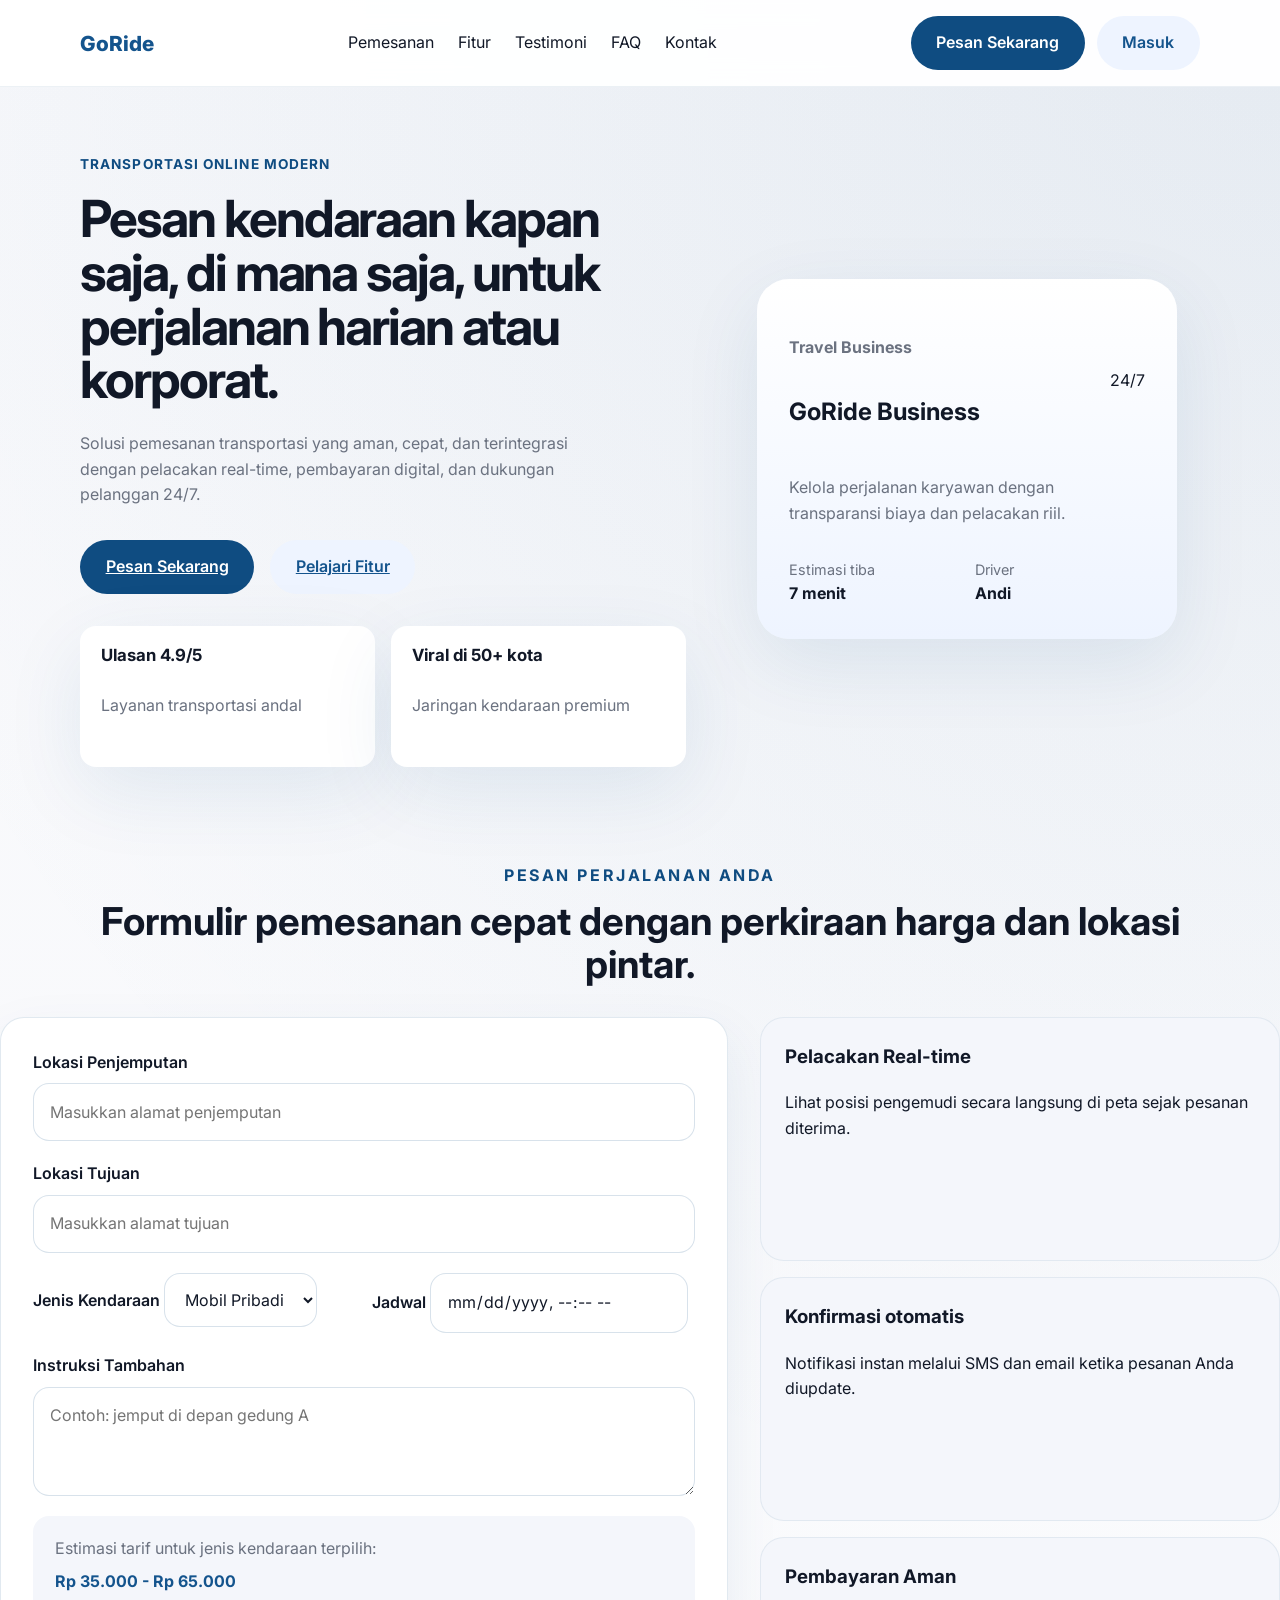
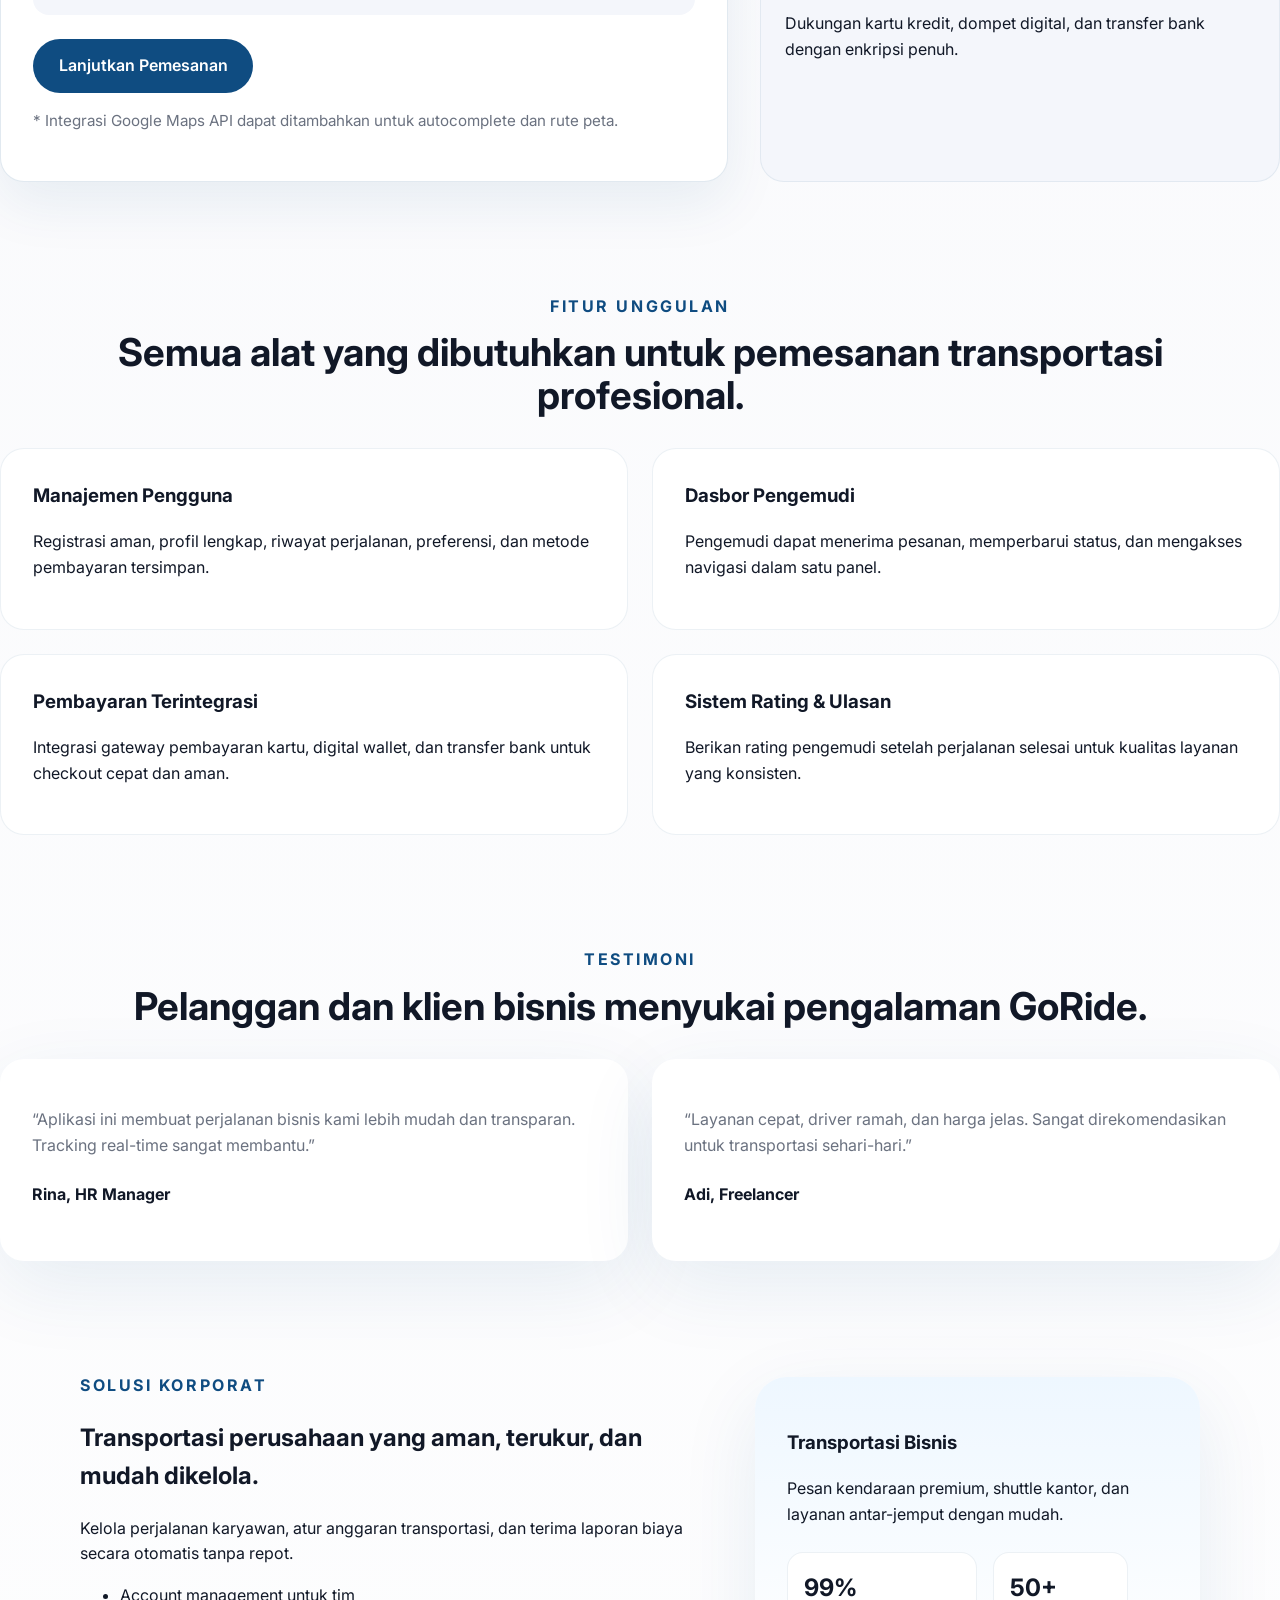
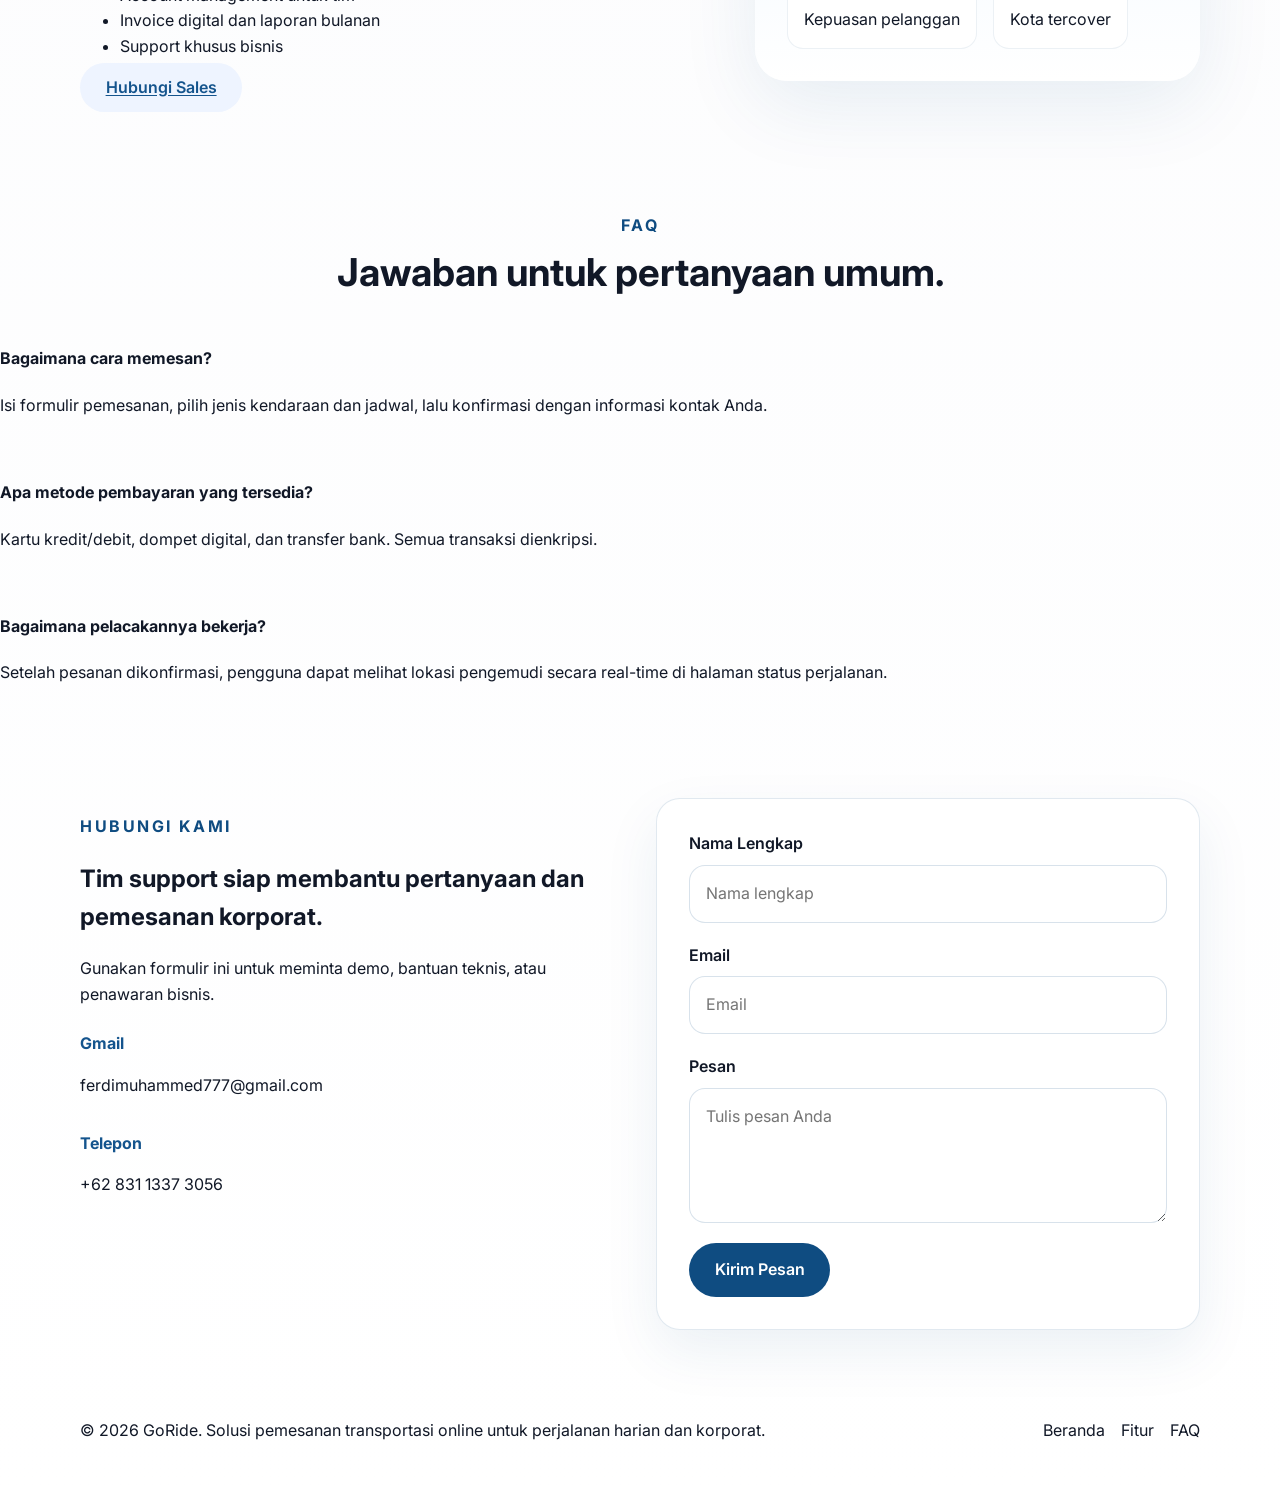
<file: goride.html>
<!DOCTYPE html>
<html lang="id">
<head>
  <meta charset="UTF-8" />
  <meta name="viewport" content="width=device-width, initial-scale=1.0" />
  <meta name="description" content="Platform pemesanan transportasi online profesional untuk perjalanan harian dan solusi korporat." />
  <title>Transportasi Online | Pesan Sekarang</title>
  <link rel="preconnect" href="https://fonts.googleapis.com" />
  <link rel="preconnect" href="https://fonts.gstatic.com" crossorigin />
  <link href="https://fonts.googleapis.com/css2?family=Inter:wght@400;500;600;700;800&display=swap" rel="stylesheet" />
  <link rel="stylesheet" href="styles.css" />
</head>
<body>
  <header class="site-header">
    <div class="container header-inner">
      <a class="brand" href="#home">GoRide</a>
      <nav class="main-nav" id="mainNav">
        <a href="#booking">Pemesanan</a>
        <a href="#fitur">Fitur</a>
        <a href="#testimoni">Testimoni</a>
        <a href="#faq">FAQ</a>
        <a href="#kontak">Kontak</a>
      </nav>
      <div class="header-actions">
        <button class="btn btn-primary" id="ctaBook">Pesan Sekarang</button>
        <button class="btn btn-secondary" id="openAuthBtn">Masuk</button>
      </div>
      <button class="mobile-toggle" id="mobileToggle" aria-label="Buka navigasi">☰</button>
    </div>
  </header>

  <main>
    <section class="hero" id="home">
      <div class="container hero-grid">
        <div class="hero-copy">
          <span class="eyebrow">Transportasi Online Modern</span>
          <h1>Pesan kendaraan kapan saja, di mana saja, untuk perjalanan harian atau korporat.</h1>
          <p>Solusi pemesanan transportasi yang aman, cepat, dan terintegrasi dengan pelacakan real-time, pembayaran digital, dan dukungan pelanggan 24/7.</p>
          <div class="hero-buttons">
            <a href="#booking" class="btn btn-primary">Pesan Sekarang</a>
            <a href="#fitur" class="btn btn-secondary">Pelajari Fitur</a>
          </div>
          <div class="hero-highlights">
            <div>
              <strong>Ulasan 4.9/5</strong>
              <p>Layanan transportasi andal</p>
            </div>
            <div>
              <strong>Viral di 50+ kota</strong>
              <p>Jaringan kendaraan premium</p>
            </div>
          </div>
        </div>
        <div class="hero-visual">
          <div class="hero-card">
            <div class="hero-card-top">
              <div>
                <p class="label">Travel Business</p>
                <h2>GoRide Business</h2>
              </div>
              <span>24/7</span>
            </div>
            <p class="hero-card-text">Kelola perjalanan karyawan dengan transparansi biaya dan pelacakan riil.</p>
            <div class="hero-card-footer">
              <div>
                <p class="meta">Estimasi tiba</p>
                <strong>7 menit</strong>
              </div>
              <div>
                <p class="meta">Driver</p>
                <strong>Andi</strong>
              </div>
            </div>
          </div>
        </div>
      </div>
    </section>

    <section class="booking-section" id="booking">
      <div class="container section-intro">
        <p class="section-label">Pesan perjalanan Anda</p>
        <h2>Formulir pemesanan cepat dengan perkiraan harga dan lokasi pintar.</h2>
      </div>
      <div class="booking-grid">
        <form class="booking-form" id="bookingForm">
          <div class="form-group">
            <label for="pickup">Lokasi Penjemputan</label>
            <input type="text" id="pickup" name="pickup" placeholder="Masukkan alamat penjemputan" required />
          </div>
          <div class="form-group">
            <label for="dropoff">Lokasi Tujuan</label>
            <input type="text" id="dropoff" name="dropoff" placeholder="Masukkan alamat tujuan" required />
          </div>
          <div class="form-group grid-2">
            <div>
              <label for="vehicleType">Jenis Kendaraan</label>
              <select id="vehicleType" name="vehicleType">
                <option value="economy" selected>Mobil Pribadi</option>
                <option value="van">Van</option>
                <option value="taxi">Taksi</option>
                <option value="ojek">Ojek Online</option>
              </select>
            </div>
            <div>
              <label for="schedule">Jadwal</label>
              <input type="datetime-local" id="schedule" name="schedule" />
            </div>
          </div>
          <div class="form-group">
            <label for="notes">Instruksi Tambahan</label>
            <textarea id="notes" name="notes" rows="3" placeholder="Contoh: jemput di depan gedung A"></textarea>
          </div>
          <div class="fare-box">
            <p>Estimasi tarif untuk jenis kendaraan terpilih:</p>
            <strong id="estimatedFare">Rp 35.000 - Rp 65.000</strong>
          </div>
          <button type="submit" class="btn btn-primary">Lanjutkan Pemesanan</button>
          <p class="booking-note">* Integrasi Google Maps API dapat ditambahkan untuk autocomplete dan rute peta.</p>
        </form>
        <div class="booking-aside">
          <div class="feature-card">
            <h3>Pelacakan Real-time</h3>
            <p>Lihat posisi pengemudi secara langsung di peta sejak pesanan diterima.</p>
          </div>
          <div class="feature-card">
            <h3>Konfirmasi otomatis</h3>
            <p>Notifikasi instan melalui SMS dan email ketika pesanan Anda diupdate.</p>
          </div>
          <div class="feature-card">
            <h3>Pembayaran Aman</h3>
            <p>Dukungan kartu kredit, dompet digital, dan transfer bank dengan enkripsi penuh.</p>
          </div>
        </div>
      </div>
    </section>

    <section class="features-section" id="fitur">
      <div class="container section-intro">
        <p class="section-label">Fitur Unggulan</p>
        <h2>Semua alat yang dibutuhkan untuk pemesanan transportasi profesional.</h2>
      </div>
      <div class="features-grid">
        <article class="feature-item">
          <h3>Manajemen Pengguna</h3>
          <p>Registrasi aman, profil lengkap, riwayat perjalanan, preferensi, dan metode pembayaran tersimpan.</p>
        </article>
        <article class="feature-item">
          <h3>Dasbor Pengemudi</h3>
          <p>Pengemudi dapat menerima pesanan, memperbarui status, dan mengakses navigasi dalam satu panel.</p>
        </article>
        <article class="feature-item">
          <h3>Pembayaran Terintegrasi</h3>
          <p>Integrasi gateway pembayaran kartu, digital wallet, dan transfer bank untuk checkout cepat dan aman.</p>
        </article>
        <article class="feature-item">
          <h3>Sistem Rating & Ulasan</h3>
          <p>Berikan rating pengemudi setelah perjalanan selesai untuk kualitas layanan yang konsisten.</p>
        </article>
      </div>
    </section>

    <section class="testimonials-section" id="testimoni">
      <div class="container section-intro">
        <p class="section-label">Testimoni</p>
        <h2>Pelanggan dan klien bisnis menyukai pengalaman GoRide.</h2>
      </div>
      <div class="testimonial-grid">
        <article class="testimonial-card">
          <p>“Aplikasi ini membuat perjalanan bisnis kami lebih mudah dan transparan. Tracking real-time sangat membantu.”</p>
          <h4>Rina, HR Manager</h4>
        </article>
        <article class="testimonial-card">
          <p>“Layanan cepat, driver ramah, dan harga jelas. Sangat direkomendasikan untuk transportasi sehari-hari.”</p>
          <h4>Adi, Freelancer</h4>
        </article>
      </div>
    </section>

    <section class="corporate-section">
      <div class="container corporate-grid">
        <div>
          <p class="section-label">Solusi Korporat</p>
          <h2>Transportasi perusahaan yang aman, terukur, dan mudah dikelola.</h2>
          <p>Kelola perjalanan karyawan, atur anggaran transportasi, dan terima laporan biaya secara otomatis tanpa repot.</p>
          <ul>
            <li>Account management untuk tim</li>
            <li>Invoice digital dan laporan bulanan</li>
            <li>Support khusus bisnis</li>
          </ul>
          <a href="#kontak" class="btn btn-secondary">Hubungi Sales</a>
        </div>
        <div class="corporate-card">
          <h3>Transportasi Bisnis</h3>
          <p>Pesan kendaraan premium, shuttle kantor, dan layanan antar-jemput dengan mudah.</p>
          <div class="stats-row">
            <div><strong>99%</strong><span>Kepuasan pelanggan</span></div>
            <div><strong>50+</strong><span>Kota tercover</span></div>
          </div>
        </div>
      </div>
    </section>

    <section class="faq-section" id="faq">
      <div class="container section-intro">
        <p class="section-label">FAQ</p>
        <h2>Jawaban untuk pertanyaan umum.</h2>
      </div>
      <div class="faq-grid">
        <article>
          <h4>Bagaimana cara memesan?</h4>
          <p>Isi formulir pemesanan, pilih jenis kendaraan dan jadwal, lalu konfirmasi dengan informasi kontak Anda.</p>
        </article>
        <article>
          <h4>Apa metode pembayaran yang tersedia?</h4>
          <p>Kartu kredit/debit, dompet digital, dan transfer bank. Semua transaksi dienkripsi.</p>
        </article>
        <article>
          <h4>Bagaimana pelacakannya bekerja?</h4>
          <p>Setelah pesanan dikonfirmasi, pengguna dapat melihat lokasi pengemudi secara real-time di halaman status perjalanan.</p>
        </article>
      </div>
    </section>

    <section class="contact-section" id="kontak">
      <div class="container contact-grid">
        <div>
          <p class="section-label">Hubungi Kami</p>
          <h2>Tim support siap membantu pertanyaan dan pemesanan korporat.</h2>
          <p>Gunakan formulir ini untuk meminta demo, bantuan teknis, atau penawaran bisnis.</p>
          <div class="contact-meta">
            <div><strong>Gmail</strong><p>ferdimuhammed777@gmail.com</p></div>
            <div><strong>Telepon</strong><p>+62 831 1337 3056</p></div>
          </div>
        </div>
        <form class="contact-form" id="contactForm">
          <div class="form-group">
            <label for="contactName">Nama Lengkap</label>
            <input type="text" id="contactName" name="contactName" placeholder="Nama lengkap" required />
          </div>
          <div class="form-group">
            <label for="contactEmail">Email</label>
            <input type="email" id="contactEmail" name="contactEmail" placeholder="Email" required />
          </div>
          <div class="form-group">
            <label for="contactMessage">Pesan</label>
            <textarea id="contactMessage" name="contactMessage" rows="4" placeholder="Tulis pesan Anda" required></textarea>
          </div>
          <button type="submit" class="btn btn-primary">Kirim Pesan</button>
        </form>
      </div>
    </section>
  </main>

  <footer class="site-footer">
    <div class="container footer-inner">
      <p>© 2026 GoRide. Solusi pemesanan transportasi online untuk perjalanan harian dan korporat.</p>
      <div class="footer-links">
        <a href="#home">Beranda</a>
        <a href="#fitur">Fitur</a>
        <a href="#faq">FAQ</a>
      </div>
    </div>
  </footer>

  <div class="modal" id="authModal" aria-hidden="true">
    <div class="modal-backdrop"></div>
    <div class="modal-content">
      <button class="modal-close" id="closeAuthBtn" aria-label="Tutup">×</button>
      <h2>Masuk atau Daftar</h2>
      <div class="auth-tabs">
        <button class="tab-button active" data-tab="login">Login</button>
        <button class="tab-button" data-tab="register">Daftar</button>
      </div>
      <form id="authForm">
        <div class="form-group">
          <label for="authEmail">Email</label>
          <input type="email" id="authEmail" name="authEmail" required />
        </div>
        <div class="form-group">
          <label for="authPassword">Password</label>
          <input type="password" id="authPassword" name="authPassword" required />
        </div>
        <button type="submit" class="btn btn-primary" id="authSubmitBtn">Masuk</button>
      </form>
      <div class="social-login">
        <p>Atau masuk cepat dengan</p>
        <div>
          <button class="btn btn-secondary">Google</button>
          <button class="btn btn-secondary">Facebook</button>
        </div>
      </div>
    </div>
  </div>

  <script src="script.js"></script>
</body>
</html>
</file>
<file: styles.css>
:root {
  color-scheme: dark;
  font-family: 'Inter', sans-serif;
  font-size: 16px;
  line-height: 1.6;
  color: #111827;
  background: #f7f8fb;
  --bg: #ffffff;
  --surface: #ffffff;
  --surface-strong: #f4f6fb;
  --text: #111827;
  --muted: #6b7280;
  --accent: #0f4c81;
  --accent-strong: #14548d;
  --border: rgba(15, 76, 129, 0.12);
  --shadow: 0 24px 80px rgba(15, 76, 129, 0.09);
}

* {
  box-sizing: border-box;
}

html, body {
  margin: 0;
  min-height: 100%;
}

body {
  background: radial-gradient(circle at top right, rgba(15, 76, 129, 0.08), transparent 32%),
    linear-gradient(180deg, #f7f8fb 0%, #ffffff 100%);
}

img {
  max-width: 100%;
  display: block;
}

button, input, select, textarea {
  font: inherit;
}

button {
  cursor: pointer;
}

.container {
  width: min(1120px, calc(100% - 2rem));
  margin: 0 auto;
}

.site-header {
  position: sticky;
  top: 0;
  z-index: 20;
  background: rgba(255, 255, 255, 0.94);
  backdrop-filter: blur(12px);
  border-bottom: 1px solid rgba(15, 76, 129, 0.08);
}

.header-inner {
  display: flex;
  align-items: center;
  justify-content: space-between;
  gap: 1rem;
  padding: 1rem 0;
}

.brand {
  color: var(--accent-strong);
  font-weight: 800;
  text-decoration: none;
  font-size: 1.3rem;
}

.main-nav {
  display: flex;
  gap: 1.5rem;
  align-items: center;
}

.main-nav a,
.footer-links a {
  color: var(--text);
  text-decoration: none;
  transition: color 0.2s ease;
}

.main-nav a:hover,
.footer-links a:hover {
  color: var(--accent);
}

.header-actions {
  display: flex;
  gap: 0.75rem;
  align-items: center;
}

.mobile-toggle {
  display: none;
  border: none;
  background: transparent;
  font-size: 1.5rem;
  color: var(--text);
}

.btn {
  border: none;
  border-radius: 999px;
  padding: 0.9rem 1.6rem;
  font-weight: 600;
  transition: transform 0.2s ease, background-color 0.2s ease;
}

.btn-primary {
  background: var(--accent);
  color: #fff;
}

.btn-primary:hover {
  transform: translateY(-1px);
  background: #0b3f6f;
}

.btn-secondary {
  background: #eef4ff;
  color: var(--accent-strong);
}

.btn-secondary:hover {
  transform: translateY(-1px);
  background: #dbe9ff;
}

.hero {
  padding: 4rem 0 2rem;
}

.hero-grid {
  display: grid;
  grid-template-columns: 1.3fr 1fr;
  gap: 3rem;
  align-items: center;
}

.eyebrow {
  display: inline-flex;
  margin-bottom: 1rem;
  color: var(--accent);
  font-weight: 700;
  text-transform: uppercase;
  letter-spacing: 0.08em;
  font-size: 0.85rem;
}

.hero h1 {
  font-size: clamp(2.5rem, 4vw, 3.8rem);
  margin: 0;
  line-height: 1.05;
  letter-spacing: -0.04em;
}

.hero p {
  max-width: 34rem;
  margin: 1.5rem 0 2rem;
  color: var(--muted);
  font-size: 1rem;
}

.hero-buttons {
  display: flex;
  flex-wrap: wrap;
  gap: 1rem;
}

.hero-highlights {
  display: grid;
  grid-template-columns: repeat(2, minmax(0, 1fr));
  gap: 1rem;
  margin-top: 2rem;
}

.hero-highlights div {
  padding: 1rem 1.3rem;
  background: var(--surface);
  border-radius: 1rem;
  box-shadow: var(--shadow);
}

.hero-highlights strong {
  display: block;
  font-size: 1.05rem;
  margin-bottom: 0.25rem;
}

.hero-visual {
  display: grid;
  place-items: center;
}

.hero-card {
  width: 100%;
  max-width: 420px;
  padding: 2rem;
  border-radius: 2rem;
  background: linear-gradient(180deg, #ffffff 0%, #eef4ff 100%);
  box-shadow: var(--shadow);
}

.hero-card-top {
  display: flex;
  justify-content: space-between;
  gap: 1rem;
  align-items: center;
  margin-bottom: 1.5rem;
}

.label {
  color: var(--accent);
  font-size: 0.9rem;
  font-weight: 700;
}

.hero-card-text {
  color: var(--muted);
  margin-bottom: 1.5rem;
}

.hero-card-footer {
  display: grid;
  grid-template-columns: repeat(2, minmax(0, 1fr));
  gap: 1rem;
}

.hero-card-footer .meta {
  margin: 0;
  color: var(--muted);
  font-size: 0.9rem;
}

.section-intro {
  text-align: center;
  margin-bottom: 2rem;
}

.section-label {
  color: var(--accent);
  font-weight: 700;
  letter-spacing: 0.16em;
  text-transform: uppercase;
  margin-bottom: 0.75rem;
}

.section-intro h2 {
  margin: 0;
  font-size: clamp(2rem, 3vw, 2.8rem);
  line-height: 1.1;
}

.booking-section {
  padding: 3rem 0;
}

.booking-grid {
  display: grid;
  grid-template-columns: 1.4fr 1fr;
  gap: 2rem;
}

.booking-form,
.contact-form {
  background: var(--surface);
  border: 1px solid var(--border);
  border-radius: 1.5rem;
  padding: 2rem;
  box-shadow: 0 22px 55px rgba(15, 76, 129, 0.08);
}

.form-group {
  display: flex;
  flex-direction: column;
  gap: 0.5rem;
  margin-bottom: 1.25rem;
}

.form-group label {
  font-weight: 600;
  color: var(--text);
}

input,
select,
textarea {
  border: 1px solid rgba(15, 76, 129, 0.16);
  border-radius: 1rem;
  padding: 0.95rem 1rem;
  background: #fff;
  color: var(--text);
  transition: border-color 0.2s ease, box-shadow 0.2s ease;
}

input:focus,
select:focus,
textarea:focus {
  outline: none;
  border-color: var(--accent);
  box-shadow: 0 0 0 4px rgba(15, 76, 129, 0.08);
}

.grid-2 {
  display: grid;
  grid-template-columns: repeat(2, minmax(0, 1fr));
  gap: 1rem;
}

.fare-box {
  padding: 1.25rem 1.4rem;
  background: #f4f6fb;
  border-radius: 1rem;
  margin-bottom: 1.5rem;
}

.fare-box p {
  margin: 0 0 0.5rem;
  color: var(--muted);
}

.fare-box strong {
  color: var(--accent-strong);
}

.booking-note {
  margin-top: 1rem;
  color: var(--muted);
  font-size: 0.95rem;
}

.booking-aside {
  display: grid;
  gap: 1rem;
}

.feature-card {
  background: var(--surface-strong);
  border-radius: 1.5rem;
  padding: 1.5rem;
  border: 1px solid rgba(15, 76, 129, 0.08);
}

.feature-card h3 {
  margin-top: 0;
}

.features-section,
.testimonials-section,
.corporate-section,
.faq-section,
.contact-section {
  padding: 3rem 0;
}

.features-grid,
.testimonial-grid,
.faq-grid {
  display: grid;
  gap: 1.5rem;
}

.features-grid {
  grid-template-columns: repeat(2, minmax(0, 1fr));
}

.feature-item {
  background: var(--surface);
  border-radius: 1.5rem;
  padding: 2rem;
  border: 1px solid rgba(15, 76, 129, 0.08);
}

.feature-item h3 {
  margin-top: 0;
}

.testimonial-grid {
  grid-template-columns: repeat(2, minmax(0, 1fr));
}

.testimonial-card {
  background: var(--surface);
  border-radius: 1.5rem;
  padding: 2rem;
  box-shadow: var(--shadow);
}

.testimonial-card p {
  margin-bottom: 1.5rem;
  color: var(--muted);
}

.corporate-grid {
  display: grid;
  grid-template-columns: 1.3fr 0.9fr;
  gap: 2rem;
  align-items: center;
}

.corporate-card {
  background: linear-gradient(180deg, #eef7ff 0%, #ffffff 100%);
  border-radius: 2rem;
  padding: 2rem;
  box-shadow: var(--shadow);
}

.stats-row {
  display: flex;
  gap: 1rem;
  margin-top: 1.5rem;
}

.stats-row div {
  background: #fff;
  border-radius: 1rem;
  padding: 1rem;
  border: 1px solid rgba(15, 76, 129, 0.08);
}

.stats-row strong {
  display: block;
  font-size: 1.5rem;
}

.contact-grid {
  display: grid;
  grid-template-columns: 1fr 1fr;
  gap: 2rem;
  align-items: start;
}

.contact-meta {
  display: grid;
  gap: 1rem;
  margin-top: 1.5rem;
}

.contact-meta strong {
  display: block;
  color: var(--accent-strong);
  margin-bottom: 0.25rem;
}

.site-footer {
  padding: 1.5rem 0 2rem;
}

.footer-inner {
  display: flex;
  justify-content: space-between;
  align-items: center;
  flex-wrap: wrap;
  gap: 1rem;
}

.footer-links {
  display: flex;
  gap: 1rem;
}

.modal {
  position: fixed;
  inset: 0;
  display: none;
  align-items: center;
  justify-content: center;
  z-index: 50;
}

.modal.active {
  display: flex;
}

.modal-backdrop {
  position: absolute;
  inset: 0;
  background: rgba(15, 76, 129, 0.32);
}

.modal-content {
  position: relative;
  z-index: 1;
  width: min(520px, calc(100% - 2rem));
  background: #fff;
  border-radius: 1.5rem;
  padding: 2rem;
  box-shadow: var(--shadow);
}

.modal-close {
  position: absolute;
  right: 1rem;
  top: 1rem;
  border: none;
  background: transparent;
  font-size: 1.5rem;
}

.auth-tabs {
  display: flex;
  gap: 0.5rem;
  margin: 1.5rem 0;
}

.tab-button {
  flex: 1;
  border: 1px solid rgba(15, 76, 129, 0.16);
  border-radius: 999px;
  background: #f7f9ff;
  padding: 0.85rem 1rem;
  font-weight: 700;
}

.tab-button.active {
  background: var(--accent);
  color: #fff;
  border-color: transparent;
}

.social-login {
  margin-top: 1.5rem;
}

.social-login p {
  color: var(--muted);
  margin-bottom: 0.75rem;
}

.social-login div {
  display: flex;
  gap: 0.75rem;
  flex-wrap: wrap;
}

@media (max-width: 980px) {
  .hero-grid,
  .booking-grid,
  .features-grid,
  .testimonial-grid,
  .corporate-grid,
  .contact-grid {
    grid-template-columns: 1fr;
  }
  .grid-2 {
    grid-template-columns: 1fr;
  }
}

@media (max-width: 720px) {
  .main-nav {
    position: absolute;
    top: 100%;
    right: 1rem;
    left: 1rem;
    padding: 1rem;
    border-radius: 1rem;
    flex-direction: column;
    gap: 1rem;
    background: #fff;
    box-shadow: var(--shadow);
    display: none;
  }

  .main-nav.active {
    display: flex;
  }

  .mobile-toggle {
    display: inline-flex;
  }

  .header-actions {
    display: none;
  }
}
</file>
